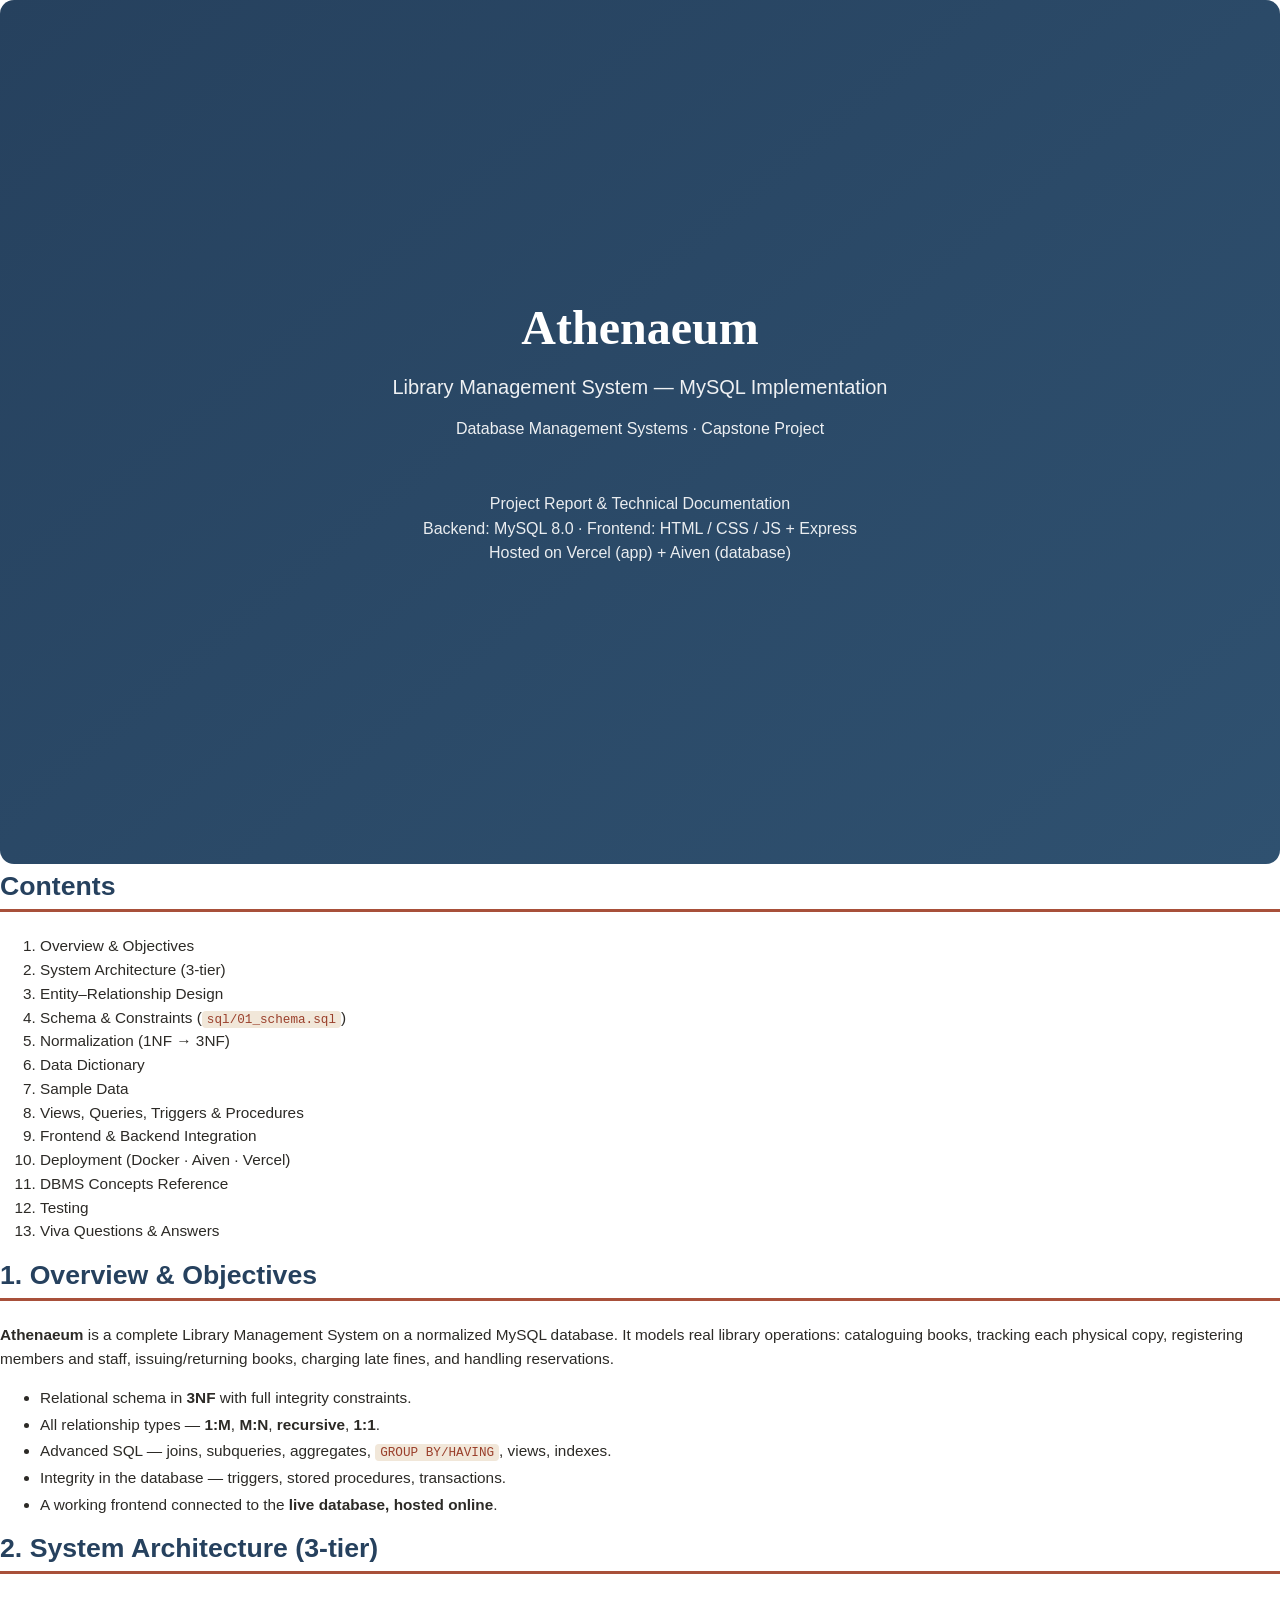
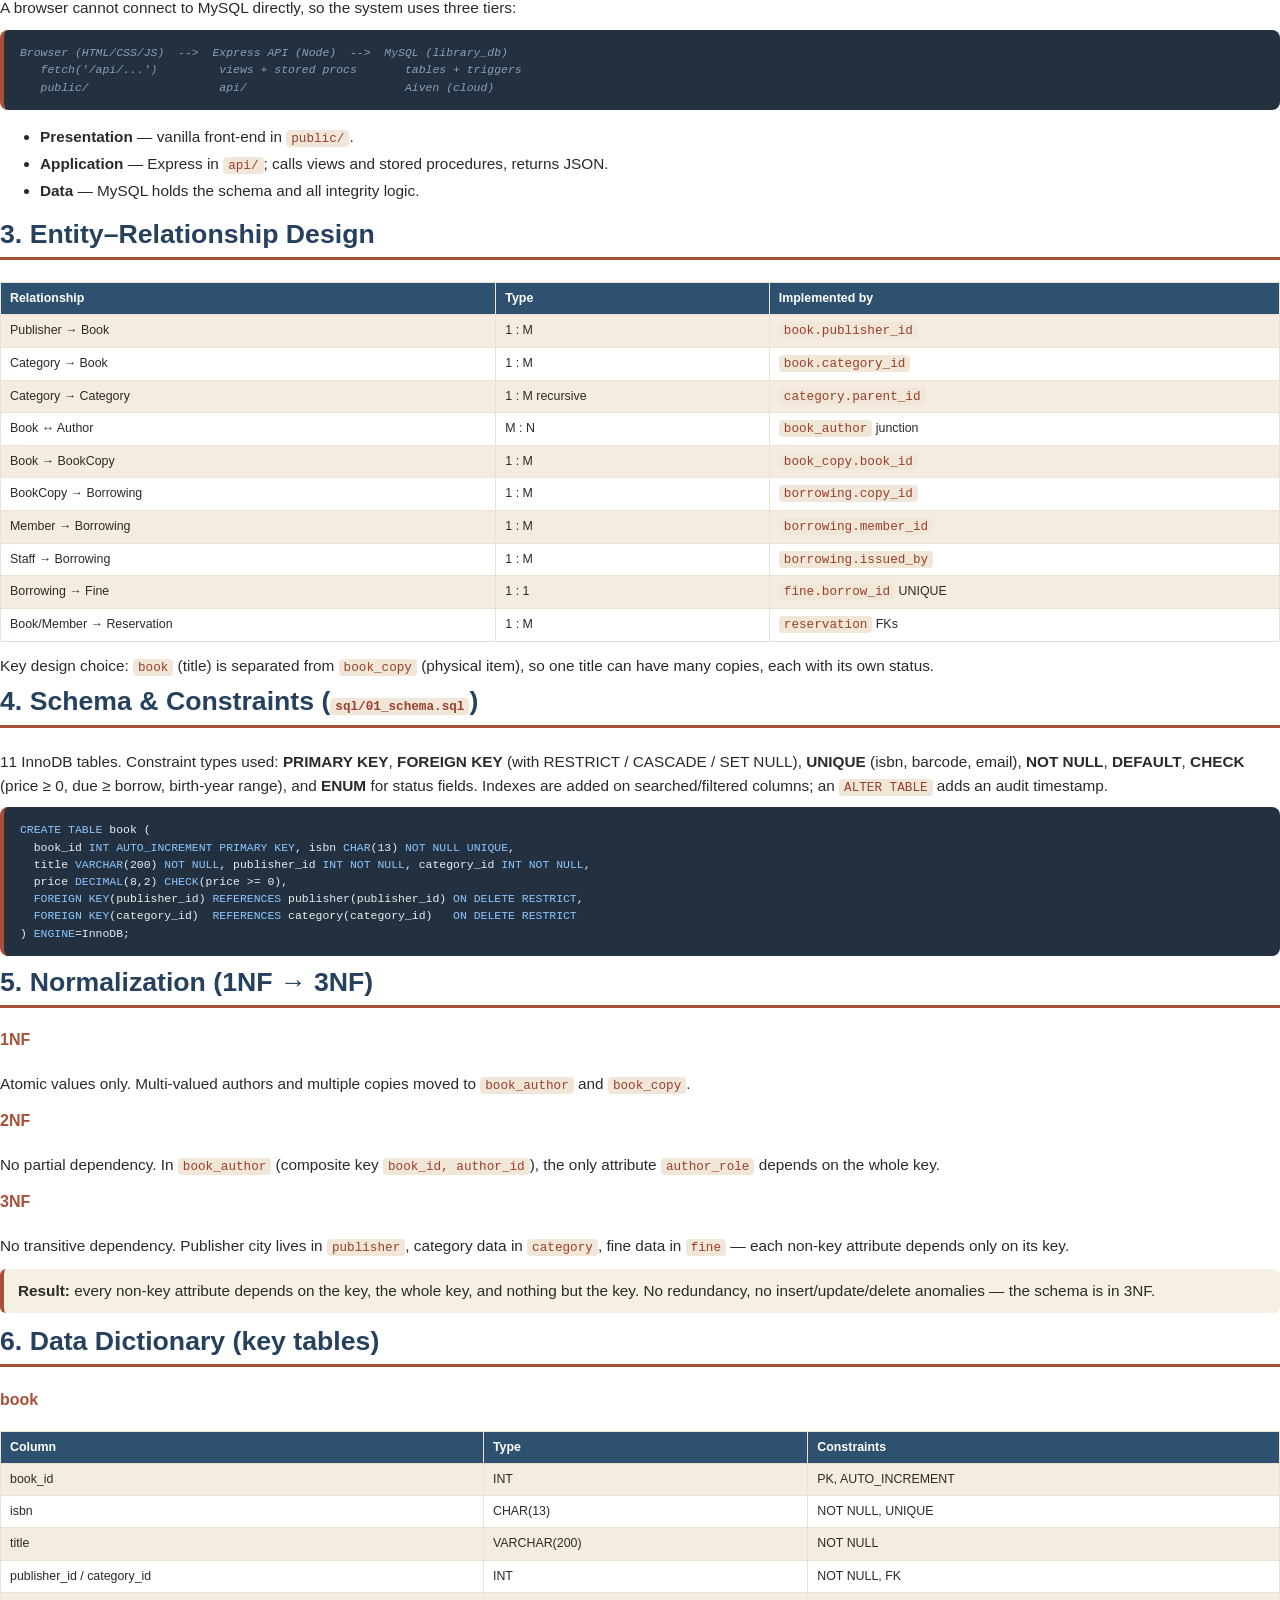
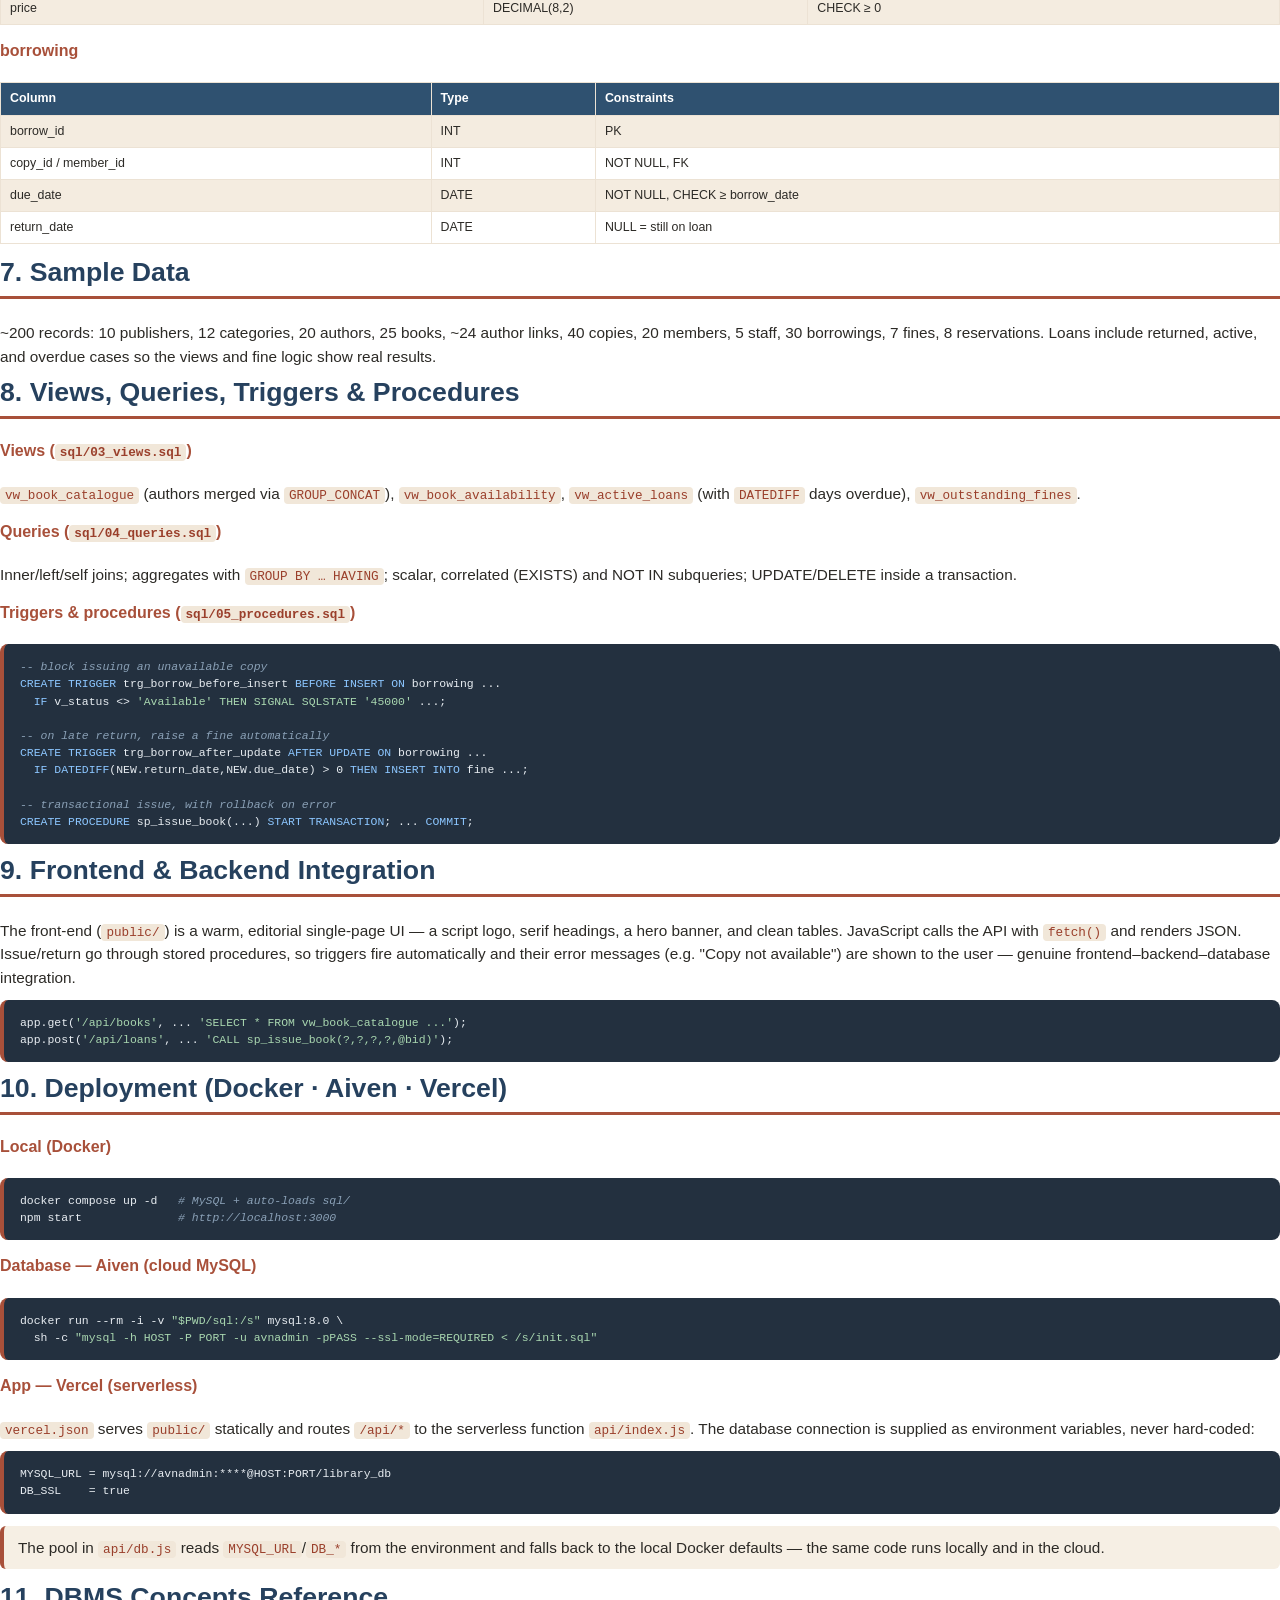
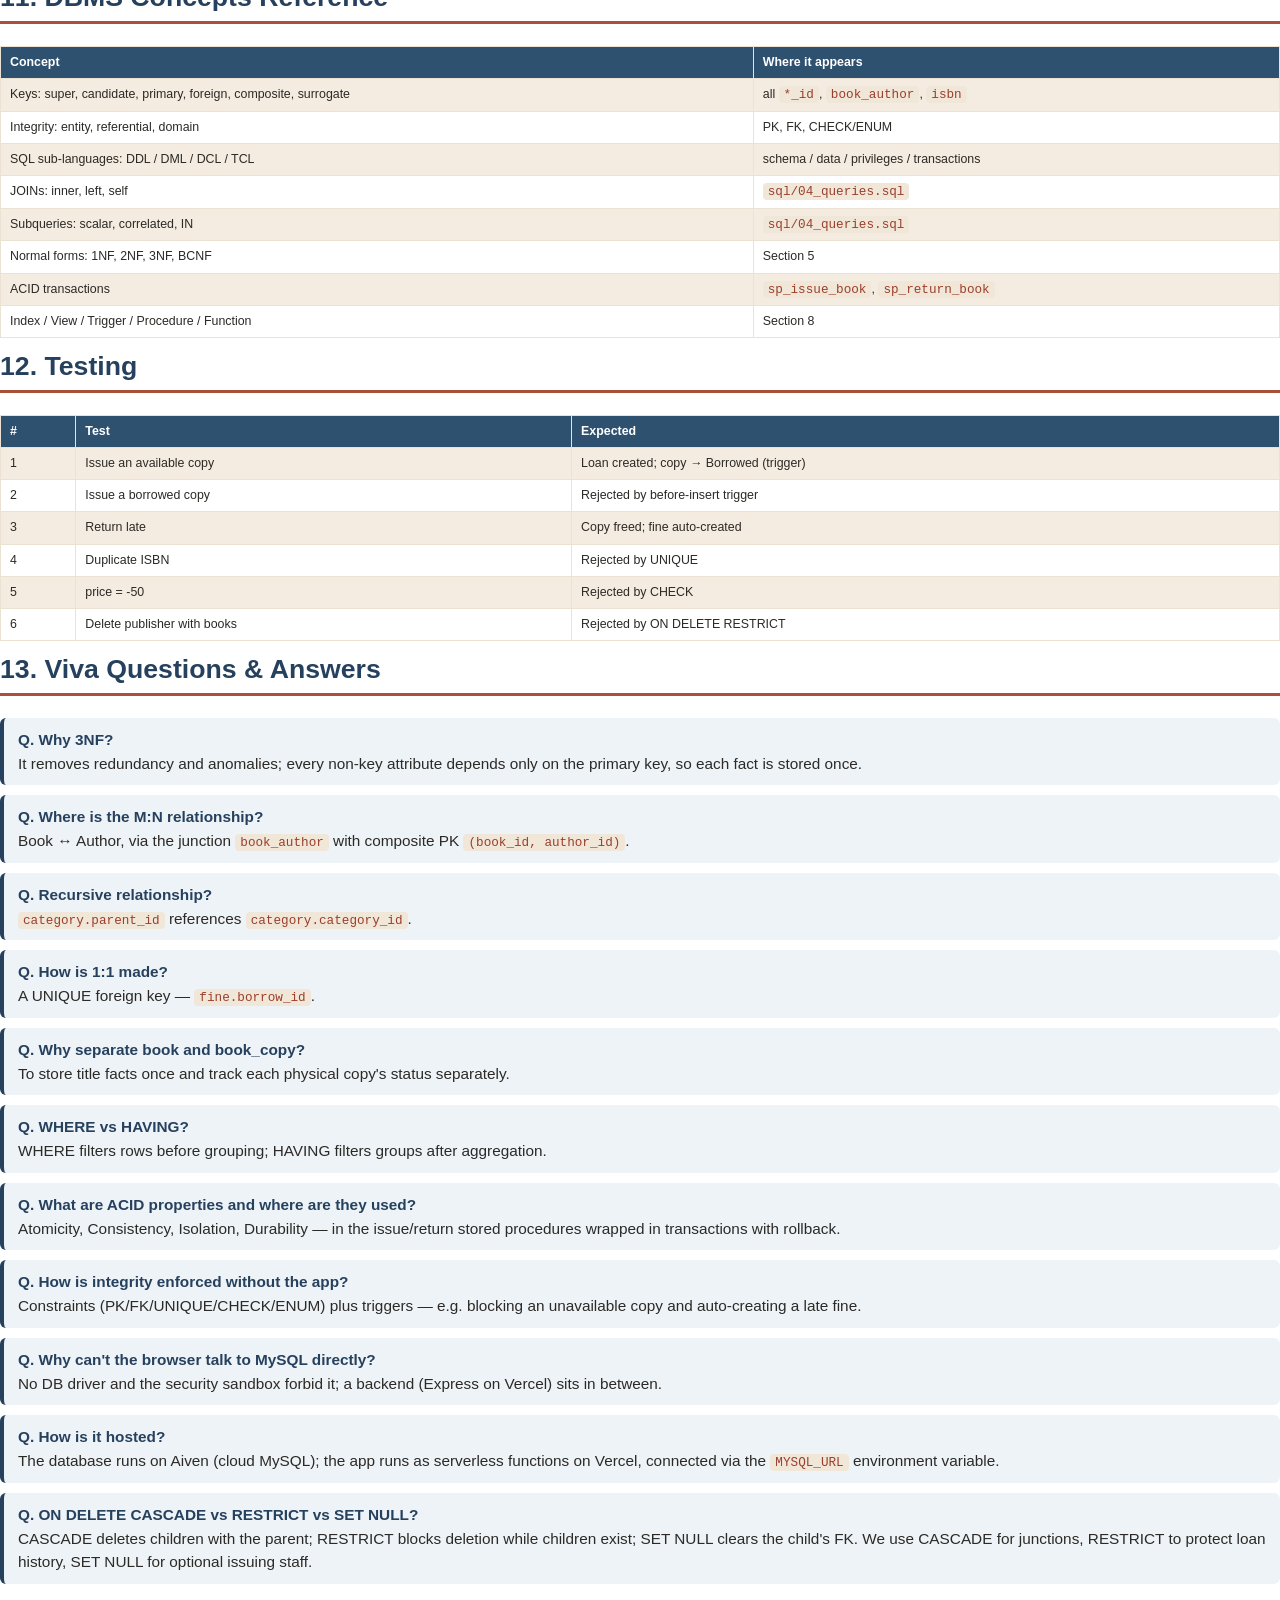
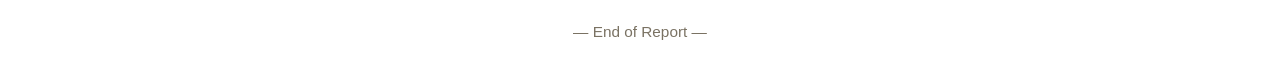
<file: docs/report.html>
<!DOCTYPE html>
<html lang="en">
<head>
<meta charset="UTF-8">
<title>Athenaeum — Library Management System · Project Report</title>
<style>
  :root{ --navy:#26415e; --blue:#2f5170; --accent:#a8503a; --ink:#2c2a26;
         --muted:#7a7263; --line:#ece2d4; --code-bg:#23303f; --soft:#f4ece0; }
  *{box-sizing:border-box;}
  html{-webkit-print-color-adjust:exact;print-color-adjust:exact;}
  body{font-family:"Segoe UI",Helvetica,Arial,sans-serif;color:var(--ink);line-height:1.55;margin:0;font-size:11.5pt;}
  h1,h2,h3,h4{color:var(--navy);line-height:1.25;}
  h2{font-size:20pt;border-bottom:3px solid var(--accent);padding-bottom:6px;margin-top:6px;}
  h3{font-size:14pt;margin-top:22px;color:var(--blue);}
  h4{font-size:12pt;margin-top:16px;color:var(--accent);}
  p{margin:8px 0;}
  code{font-family:"SF Mono",Consolas,Menlo,monospace;background:#f1e7d9;color:#9a3f2b;padding:1px 5px;border-radius:4px;font-size:9.5pt;}
  pre{background:var(--code-bg);color:#e8edf2;padding:14px 16px;border-radius:8px;overflow:auto;font-size:8.6pt;line-height:1.5;font-family:"SF Mono",Consolas,monospace;border-left:4px solid var(--accent);margin:10px 0;}
  pre .c{color:#8aa0b6;font-style:italic;} pre .k{color:#8cc6ff;} pre .s{color:#a9d7b0;}
  table{border-collapse:collapse;width:100%;margin:12px 0;font-size:9.3pt;}
  th,td{border:1px solid var(--line);padding:6px 9px;text-align:left;vertical-align:top;}
  th{background:var(--blue);color:#fff;} tr:nth-child(even) td{background:var(--soft);}
  .note{background:#f6efe4;border-left:4px solid var(--accent);padding:10px 14px;border-radius:6px;margin:12px 0;}
  .q{background:#eef3f7;border-left:4px solid var(--navy);padding:10px 14px;border-radius:6px;margin:10px 0;}
  .q b{color:var(--navy);}
  .page-break{page-break-before:always;}
  .cover{height:96vh;display:flex;flex-direction:column;justify-content:center;align-items:center;text-align:center;background:linear-gradient(140deg,#26415e,#2f5170);color:#fff;border-radius:14px;}
  .cover h1{color:#fff;font-size:36pt;margin:0 30px;font-family:Georgia,serif;}
  .cover .sub{font-size:15pt;opacity:.92;margin-top:14px;}
  .cover .meta{margin-top:50px;font-size:12pt;opacity:.9;}
  ul.tight li{margin:3px 0;}
  @page{margin:16mm 14mm;}
  @media print{ h2{page-break-after:avoid;} pre,table{page-break-inside:avoid;} }
</style>
</head>
<body>

<div class="cover">
  <h1>Athenaeum</h1>
  <div class="sub">Library Management System — MySQL Implementation</div>
  <div class="sub" style="font-size:12pt;">Database Management Systems · Capstone Project</div>
  <div class="meta">Project Report &amp; Technical Documentation<br>
    Backend: MySQL 8.0 · Frontend: HTML / CSS / JS + Express<br>
    Hosted on Vercel (app) + Aiven (database)</div>
</div>

<div class="page-break"></div>
<h2>Contents</h2>
<ol>
  <li>Overview &amp; Objectives</li>
  <li>System Architecture (3-tier)</li>
  <li>Entity–Relationship Design</li>
  <li>Schema &amp; Constraints (<code>sql/01_schema.sql</code>)</li>
  <li>Normalization (1NF → 3NF)</li>
  <li>Data Dictionary</li>
  <li>Sample Data</li>
  <li>Views, Queries, Triggers &amp; Procedures</li>
  <li>Frontend &amp; Backend Integration</li>
  <li>Deployment (Docker · Aiven · Vercel)</li>
  <li>DBMS Concepts Reference</li>
  <li>Testing</li>
  <li>Viva Questions &amp; Answers</li>
</ol>

<div class="page-break"></div>
<h2>1. Overview &amp; Objectives</h2>
<p><b>Athenaeum</b> is a complete Library Management System on a normalized MySQL database. It models
real library operations: cataloguing books, tracking each physical copy, registering members and staff,
issuing/returning books, charging late fines, and handling reservations.</p>
<ul class="tight">
  <li>Relational schema in <b>3NF</b> with full integrity constraints.</li>
  <li>All relationship types — <b>1:M</b>, <b>M:N</b>, <b>recursive</b>, <b>1:1</b>.</li>
  <li>Advanced SQL — joins, subqueries, aggregates, <code>GROUP BY/HAVING</code>, views, indexes.</li>
  <li>Integrity in the database — triggers, stored procedures, transactions.</li>
  <li>A working frontend connected to the <b>live database, hosted online</b>.</li>
</ul>

<h2>2. System Architecture (3-tier)</h2>
<p>A browser cannot connect to MySQL directly, so the system uses three tiers:</p>
<pre><span class="c">Browser (HTML/CSS/JS)  -->  Express API (Node)  -->  MySQL (library_db)
   fetch('/api/...')         views + stored procs       tables + triggers
   public/                   api/                       Aiven (cloud)</span></pre>
<ul class="tight">
  <li><b>Presentation</b> — vanilla front-end in <code>public/</code>.</li>
  <li><b>Application</b> — Express in <code>api/</code>; calls views and stored procedures, returns JSON.</li>
  <li><b>Data</b> — MySQL holds the schema and all integrity logic.</li>
</ul>

<div class="page-break"></div>
<h2>3. Entity–Relationship Design</h2>
<table>
<tr><th>Relationship</th><th>Type</th><th>Implemented by</th></tr>
<tr><td>Publisher → Book</td><td>1 : M</td><td><code>book.publisher_id</code></td></tr>
<tr><td>Category → Book</td><td>1 : M</td><td><code>book.category_id</code></td></tr>
<tr><td>Category → Category</td><td>1 : M recursive</td><td><code>category.parent_id</code></td></tr>
<tr><td>Book ↔ Author</td><td>M : N</td><td><code>book_author</code> junction</td></tr>
<tr><td>Book → BookCopy</td><td>1 : M</td><td><code>book_copy.book_id</code></td></tr>
<tr><td>BookCopy → Borrowing</td><td>1 : M</td><td><code>borrowing.copy_id</code></td></tr>
<tr><td>Member → Borrowing</td><td>1 : M</td><td><code>borrowing.member_id</code></td></tr>
<tr><td>Staff → Borrowing</td><td>1 : M</td><td><code>borrowing.issued_by</code></td></tr>
<tr><td>Borrowing → Fine</td><td>1 : 1</td><td><code>fine.borrow_id</code> UNIQUE</td></tr>
<tr><td>Book/Member → Reservation</td><td>1 : M</td><td><code>reservation</code> FKs</td></tr>
</table>
<p>Key design choice: <code>book</code> (title) is separated from <code>book_copy</code> (physical item),
so one title can have many copies, each with its own status.</p>

<h2>4. Schema &amp; Constraints (<code>sql/01_schema.sql</code>)</h2>
<p>11 InnoDB tables. Constraint types used: <b>PRIMARY KEY</b>, <b>FOREIGN KEY</b> (with
RESTRICT / CASCADE / SET NULL), <b>UNIQUE</b> (isbn, barcode, email), <b>NOT NULL</b>, <b>DEFAULT</b>,
<b>CHECK</b> (price ≥ 0, due ≥ borrow, birth-year range), and <b>ENUM</b> for status fields. Indexes are
added on searched/filtered columns; an <code>ALTER TABLE</code> adds an audit timestamp.</p>
<pre><span class="k">CREATE TABLE</span> book (
  book_id <span class="k">INT AUTO_INCREMENT PRIMARY KEY</span>, isbn <span class="k">CHAR</span>(13) <span class="k">NOT NULL UNIQUE</span>,
  title <span class="k">VARCHAR</span>(200) <span class="k">NOT NULL</span>, publisher_id <span class="k">INT NOT NULL</span>, category_id <span class="k">INT NOT NULL</span>,
  price <span class="k">DECIMAL</span>(8,2) <span class="k">CHECK</span>(price &gt;= 0),
  <span class="k">FOREIGN KEY</span>(publisher_id) <span class="k">REFERENCES</span> publisher(publisher_id) <span class="k">ON DELETE RESTRICT</span>,
  <span class="k">FOREIGN KEY</span>(category_id)  <span class="k">REFERENCES</span> category(category_id)   <span class="k">ON DELETE RESTRICT</span>
) <span class="k">ENGINE</span>=InnoDB;</pre>

<div class="page-break"></div>
<h2>5. Normalization (1NF → 3NF)</h2>
<h4>1NF</h4><p>Atomic values only. Multi-valued authors and multiple copies moved to
<code>book_author</code> and <code>book_copy</code>.</p>
<h4>2NF</h4><p>No partial dependency. In <code>book_author</code> (composite key
<code>book_id, author_id</code>), the only attribute <code>author_role</code> depends on the whole key.</p>
<h4>3NF</h4><p>No transitive dependency. Publisher city lives in <code>publisher</code>, category data in
<code>category</code>, fine data in <code>fine</code> — each non-key attribute depends only on its key.</p>
<div class="note"><b>Result:</b> every non-key attribute depends on the key, the whole key, and nothing but
the key. No redundancy, no insert/update/delete anomalies — the schema is in 3NF.</div>

<h2>6. Data Dictionary (key tables)</h2>
<h4>book</h4>
<table>
<tr><th>Column</th><th>Type</th><th>Constraints</th></tr>
<tr><td>book_id</td><td>INT</td><td>PK, AUTO_INCREMENT</td></tr>
<tr><td>isbn</td><td>CHAR(13)</td><td>NOT NULL, UNIQUE</td></tr>
<tr><td>title</td><td>VARCHAR(200)</td><td>NOT NULL</td></tr>
<tr><td>publisher_id / category_id</td><td>INT</td><td>NOT NULL, FK</td></tr>
<tr><td>price</td><td>DECIMAL(8,2)</td><td>CHECK ≥ 0</td></tr>
</table>
<h4>borrowing</h4>
<table>
<tr><th>Column</th><th>Type</th><th>Constraints</th></tr>
<tr><td>borrow_id</td><td>INT</td><td>PK</td></tr>
<tr><td>copy_id / member_id</td><td>INT</td><td>NOT NULL, FK</td></tr>
<tr><td>due_date</td><td>DATE</td><td>NOT NULL, CHECK ≥ borrow_date</td></tr>
<tr><td>return_date</td><td>DATE</td><td>NULL = still on loan</td></tr>
</table>

<h2>7. Sample Data</h2>
<p>~200 records: 10 publishers, 12 categories, 20 authors, 25 books, ~24 author links, 40 copies,
20 members, 5 staff, 30 borrowings, 7 fines, 8 reservations. Loans include returned, active, and overdue
cases so the views and fine logic show real results.</p>

<div class="page-break"></div>
<h2>8. Views, Queries, Triggers &amp; Procedures</h2>
<h4>Views (<code>sql/03_views.sql</code>)</h4>
<p><code>vw_book_catalogue</code> (authors merged via <code>GROUP_CONCAT</code>),
<code>vw_book_availability</code>, <code>vw_active_loans</code> (with <code>DATEDIFF</code> days overdue),
<code>vw_outstanding_fines</code>.</p>
<h4>Queries (<code>sql/04_queries.sql</code>)</h4>
<p>Inner/left/self joins; aggregates with <code>GROUP BY … HAVING</code>; scalar, correlated (EXISTS) and
NOT IN subqueries; UPDATE/DELETE inside a transaction.</p>
<h4>Triggers &amp; procedures (<code>sql/05_procedures.sql</code>)</h4>
<pre><span class="c">-- block issuing an unavailable copy</span>
<span class="k">CREATE TRIGGER</span> trg_borrow_before_insert <span class="k">BEFORE INSERT ON</span> borrowing ...
  <span class="k">IF</span> v_status &lt;&gt; <span class="s">'Available' THEN SIGNAL SQLSTATE</span> <span class="s">'45000'</span> ...;

<span class="c">-- on late return, raise a fine automatically</span>
<span class="k">CREATE TRIGGER</span> trg_borrow_after_update <span class="k">AFTER UPDATE ON</span> borrowing ...
  <span class="k">IF DATEDIFF</span>(NEW.return_date,NEW.due_date) &gt; 0 <span class="k">THEN INSERT INTO</span> fine ...;

<span class="c">-- transactional issue, with rollback on error</span>
<span class="k">CREATE PROCEDURE</span> sp_issue_book(...) <span class="k">START TRANSACTION</span>; ... <span class="k">COMMIT</span>;</pre>

<h2>9. Frontend &amp; Backend Integration</h2>
<p>The front-end (<code>public/</code>) is a warm, editorial single-page UI — a script logo, serif
headings, a hero banner, and clean tables. JavaScript calls the API with <code>fetch()</code> and renders
JSON. Issue/return go through stored procedures, so triggers fire automatically and their error messages
(e.g. "Copy not available") are shown to the user — genuine frontend–backend–database integration.</p>
<pre>app.get(<span class="s">'/api/books'</span>, ... <span class="s">'SELECT * FROM vw_book_catalogue ...'</span>);
app.post(<span class="s">'/api/loans'</span>, ... <span class="s">'CALL sp_issue_book(?,?,?,?,@bid)'</span>);</pre>

<div class="page-break"></div>
<h2>10. Deployment (Docker · Aiven · Vercel)</h2>
<h4>Local (Docker)</h4>
<pre>docker compose up -d   <span class="c"># MySQL + auto-loads sql/</span>
npm start              <span class="c"># http://localhost:3000</span></pre>
<h4>Database — Aiven (cloud MySQL)</h4>
<pre>docker run --rm -i -v <span class="s">"$PWD/sql:/s"</span> mysql:8.0 \
  sh -c <span class="s">"mysql -h HOST -P PORT -u avnadmin -pPASS --ssl-mode=REQUIRED &lt; /s/init.sql"</span></pre>
<h4>App — Vercel (serverless)</h4>
<p><code>vercel.json</code> serves <code>public/</code> statically and routes <code>/api/*</code> to the
serverless function <code>api/index.js</code>. The database connection is supplied as environment
variables, never hard-coded:</p>
<pre>MYSQL_URL = mysql://avnadmin:****@HOST:PORT/library_db
DB_SSL    = true</pre>
<div class="note">The pool in <code>api/db.js</code> reads <code>MYSQL_URL</code>/<code>DB_*</code> from the
environment and falls back to the local Docker defaults — the same code runs locally and in the cloud.</div>

<h2>11. DBMS Concepts Reference</h2>
<table>
<tr><th>Concept</th><th>Where it appears</th></tr>
<tr><td>Keys: super, candidate, primary, foreign, composite, surrogate</td><td>all <code>*_id</code>, <code>book_author</code>, <code>isbn</code></td></tr>
<tr><td>Integrity: entity, referential, domain</td><td>PK, FK, CHECK/ENUM</td></tr>
<tr><td>SQL sub-languages: DDL / DML / DCL / TCL</td><td>schema / data / privileges / transactions</td></tr>
<tr><td>JOINs: inner, left, self</td><td><code>sql/04_queries.sql</code></td></tr>
<tr><td>Subqueries: scalar, correlated, IN</td><td><code>sql/04_queries.sql</code></td></tr>
<tr><td>Normal forms: 1NF, 2NF, 3NF, BCNF</td><td>Section 5</td></tr>
<tr><td>ACID transactions</td><td><code>sp_issue_book</code>, <code>sp_return_book</code></td></tr>
<tr><td>Index / View / Trigger / Procedure / Function</td><td>Section 8</td></tr>
</table>

<h2>12. Testing</h2>
<table>
<tr><th>#</th><th>Test</th><th>Expected</th></tr>
<tr><td>1</td><td>Issue an available copy</td><td>Loan created; copy → Borrowed (trigger)</td></tr>
<tr><td>2</td><td>Issue a borrowed copy</td><td>Rejected by before-insert trigger</td></tr>
<tr><td>3</td><td>Return late</td><td>Copy freed; fine auto-created</td></tr>
<tr><td>4</td><td>Duplicate ISBN</td><td>Rejected by UNIQUE</td></tr>
<tr><td>5</td><td>price = -50</td><td>Rejected by CHECK</td></tr>
<tr><td>6</td><td>Delete publisher with books</td><td>Rejected by ON DELETE RESTRICT</td></tr>
</table>

<div class="page-break"></div>
<h2>13. Viva Questions &amp; Answers</h2>
<div class="q"><b>Q. Why 3NF?</b><br>It removes redundancy and anomalies; every non-key attribute depends
only on the primary key, so each fact is stored once.</div>
<div class="q"><b>Q. Where is the M:N relationship?</b><br>Book ↔ Author, via the junction
<code>book_author</code> with composite PK <code>(book_id, author_id)</code>.</div>
<div class="q"><b>Q. Recursive relationship?</b><br><code>category.parent_id</code> references
<code>category.category_id</code>.</div>
<div class="q"><b>Q. How is 1:1 made?</b><br>A UNIQUE foreign key — <code>fine.borrow_id</code>.</div>
<div class="q"><b>Q. Why separate book and book_copy?</b><br>To store title facts once and track each physical
copy's status separately.</div>
<div class="q"><b>Q. WHERE vs HAVING?</b><br>WHERE filters rows before grouping; HAVING filters groups
after aggregation.</div>
<div class="q"><b>Q. What are ACID properties and where are they used?</b><br>Atomicity, Consistency,
Isolation, Durability — in the issue/return stored procedures wrapped in transactions with rollback.</div>
<div class="q"><b>Q. How is integrity enforced without the app?</b><br>Constraints (PK/FK/UNIQUE/CHECK/ENUM)
plus triggers — e.g. blocking an unavailable copy and auto-creating a late fine.</div>
<div class="q"><b>Q. Why can't the browser talk to MySQL directly?</b><br>No DB driver and the security
sandbox forbid it; a backend (Express on Vercel) sits in between.</div>
<div class="q"><b>Q. How is it hosted?</b><br>The database runs on Aiven (cloud MySQL); the app runs as
serverless functions on Vercel, connected via the <code>MYSQL_URL</code> environment variable.</div>
<div class="q"><b>Q. ON DELETE CASCADE vs RESTRICT vs SET NULL?</b><br>CASCADE deletes children with the
parent; RESTRICT blocks deletion while children exist; SET NULL clears the child's FK. We use CASCADE for
junctions, RESTRICT to protect loan history, SET NULL for optional issuing staff.</div>

<p style="margin-top:36px;text-align:center;color:var(--muted);">— End of Report —</p>
</body>
</html>
</file>
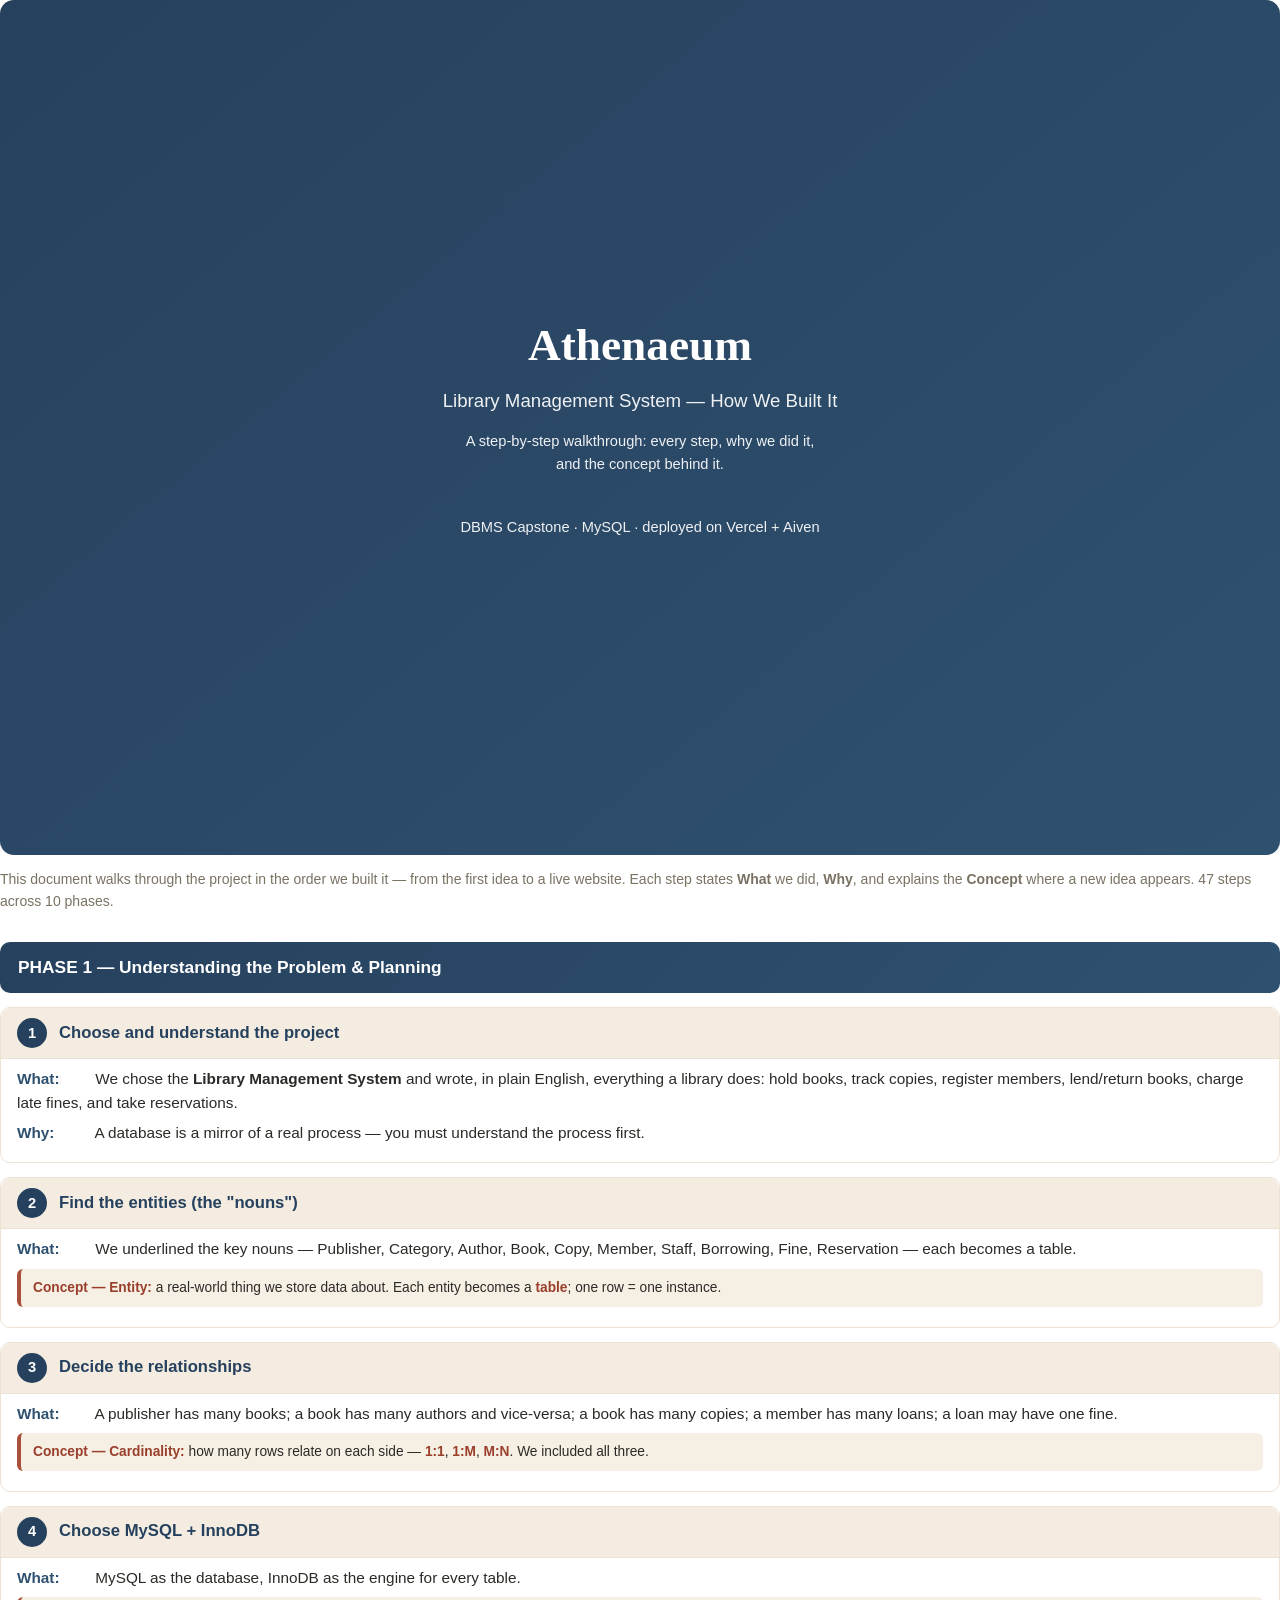
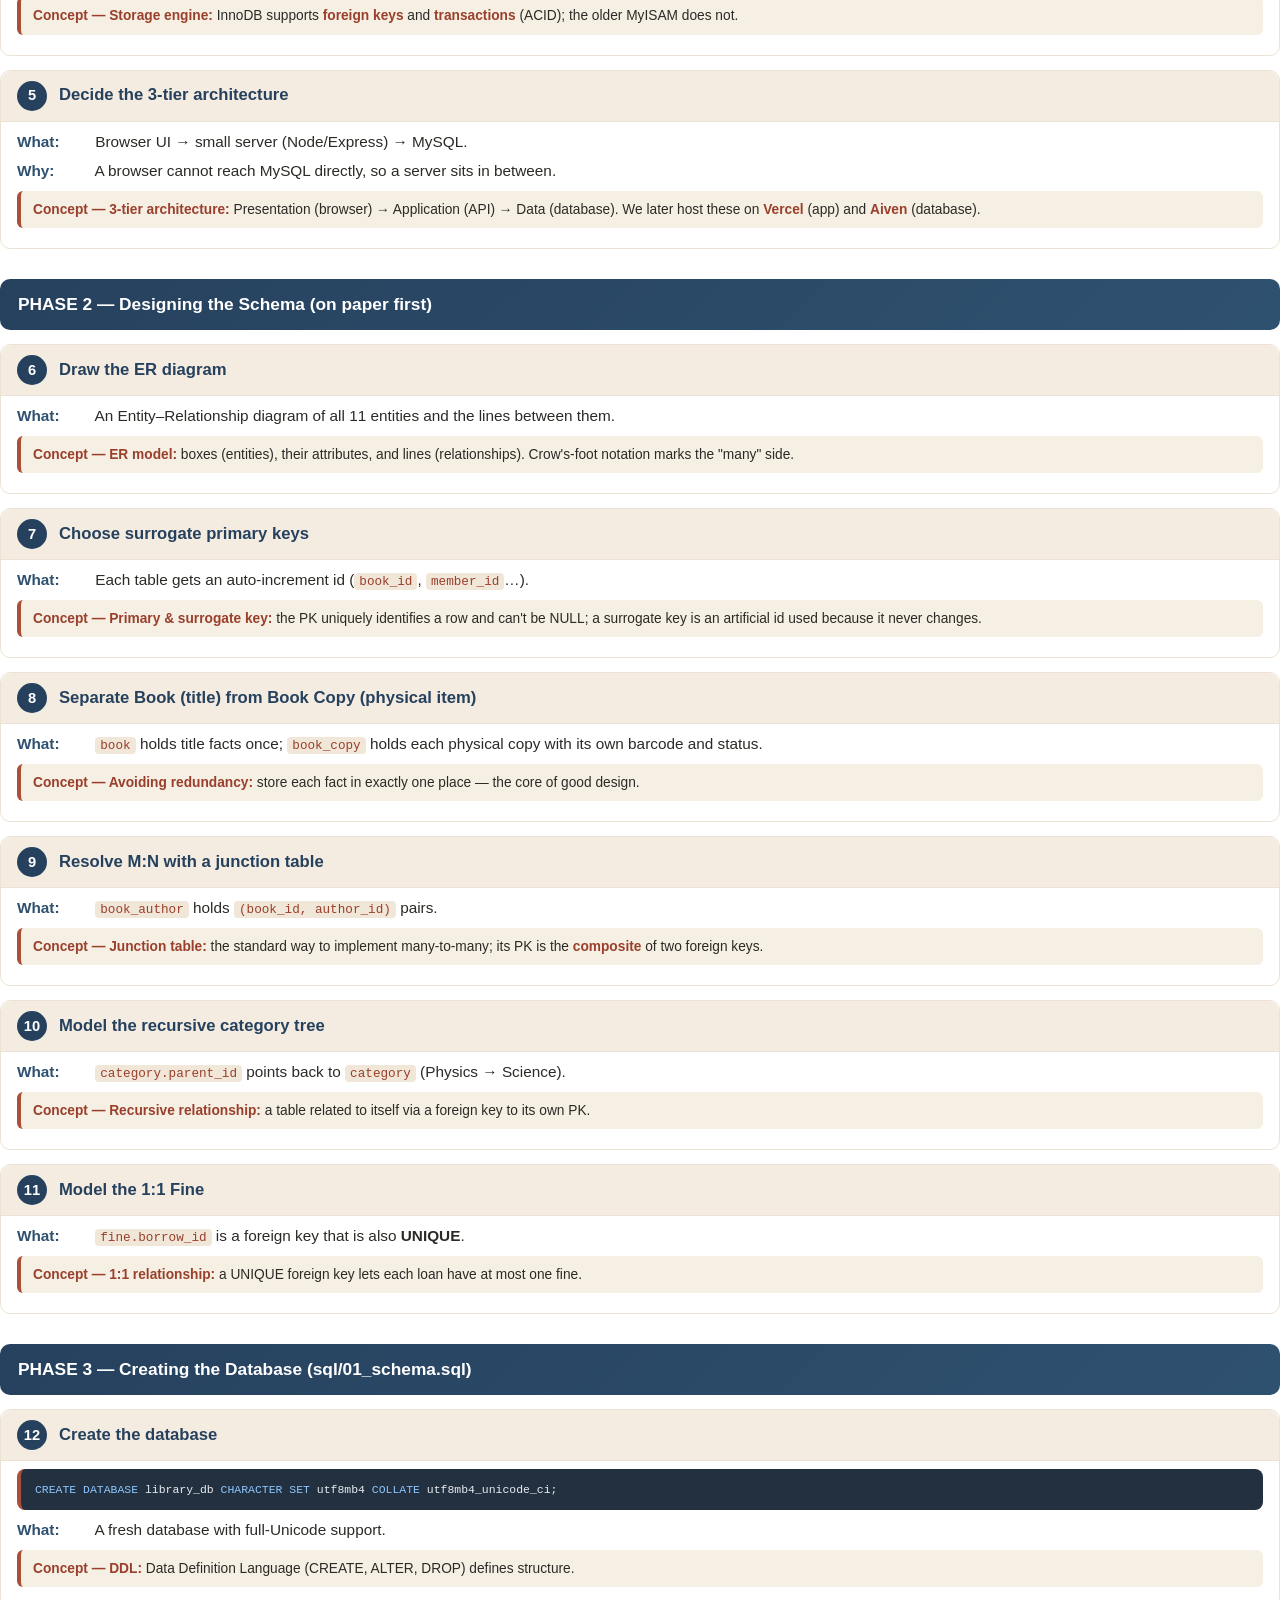
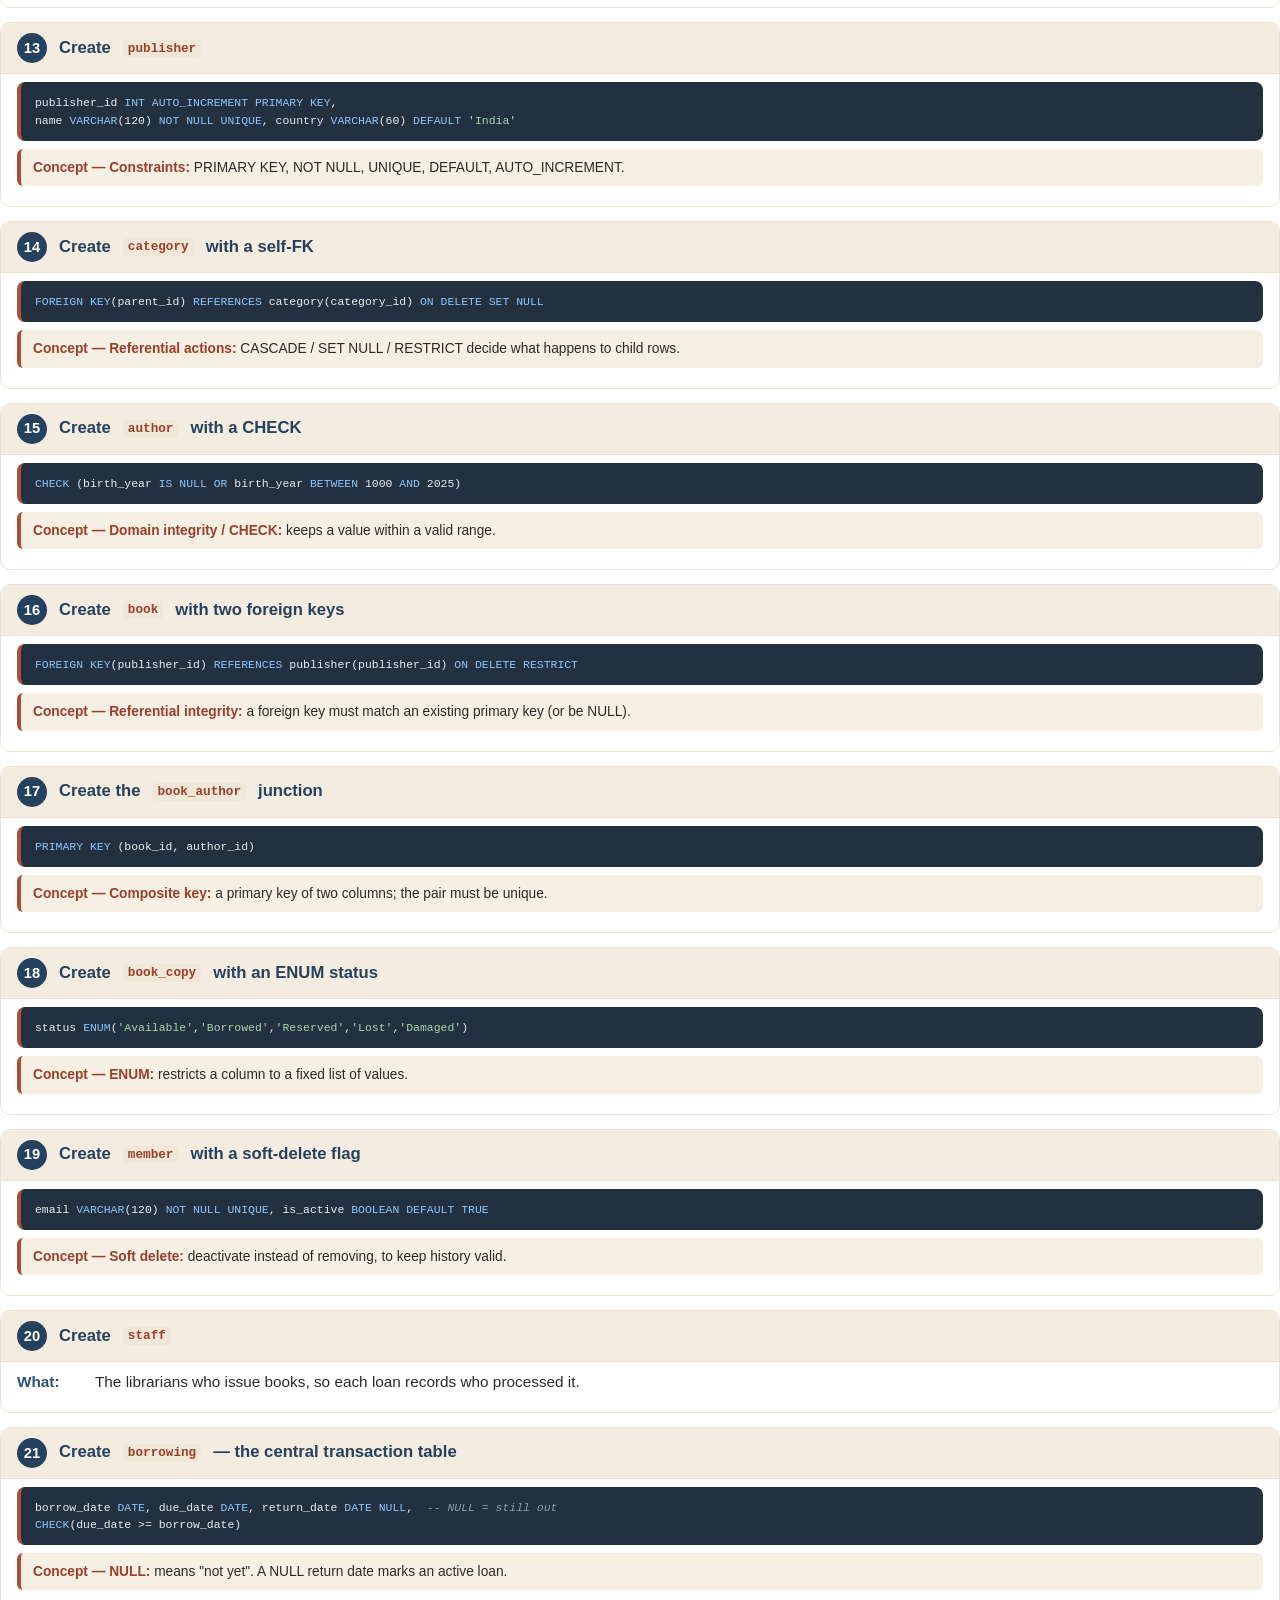
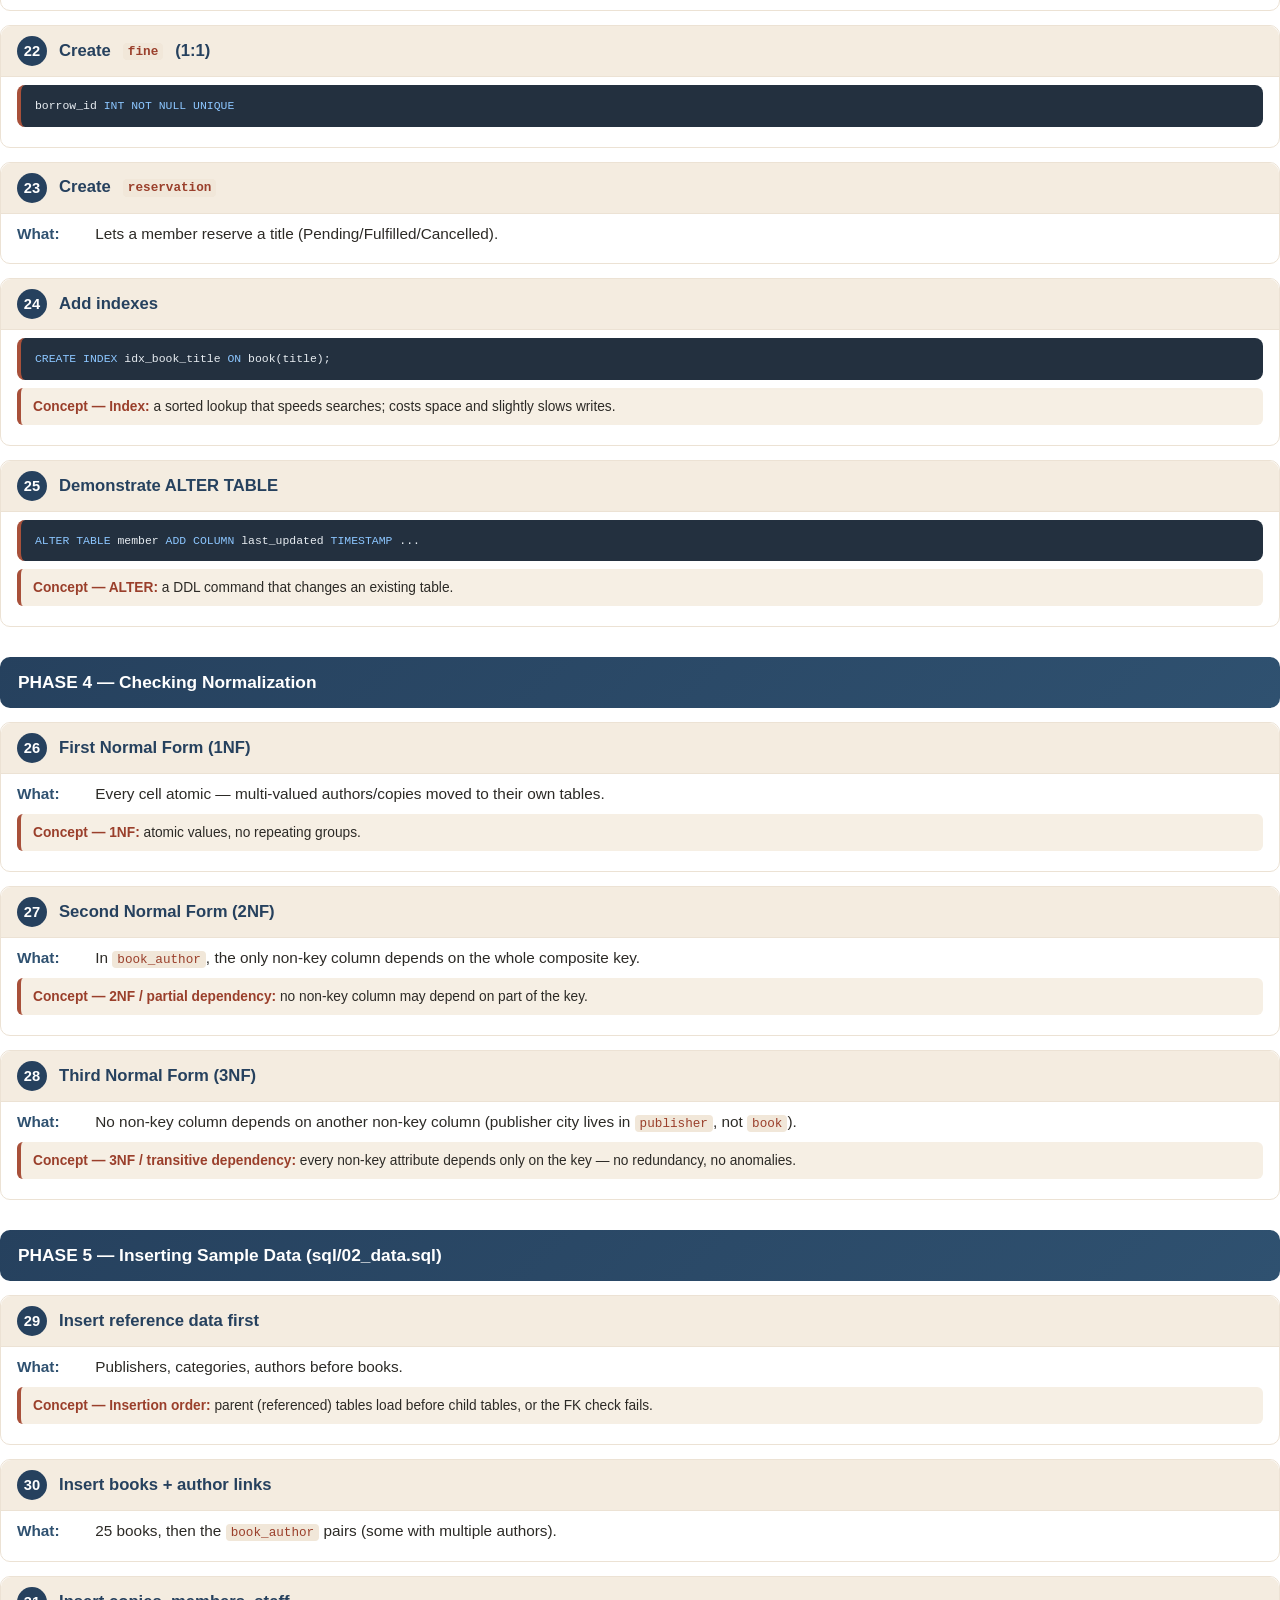
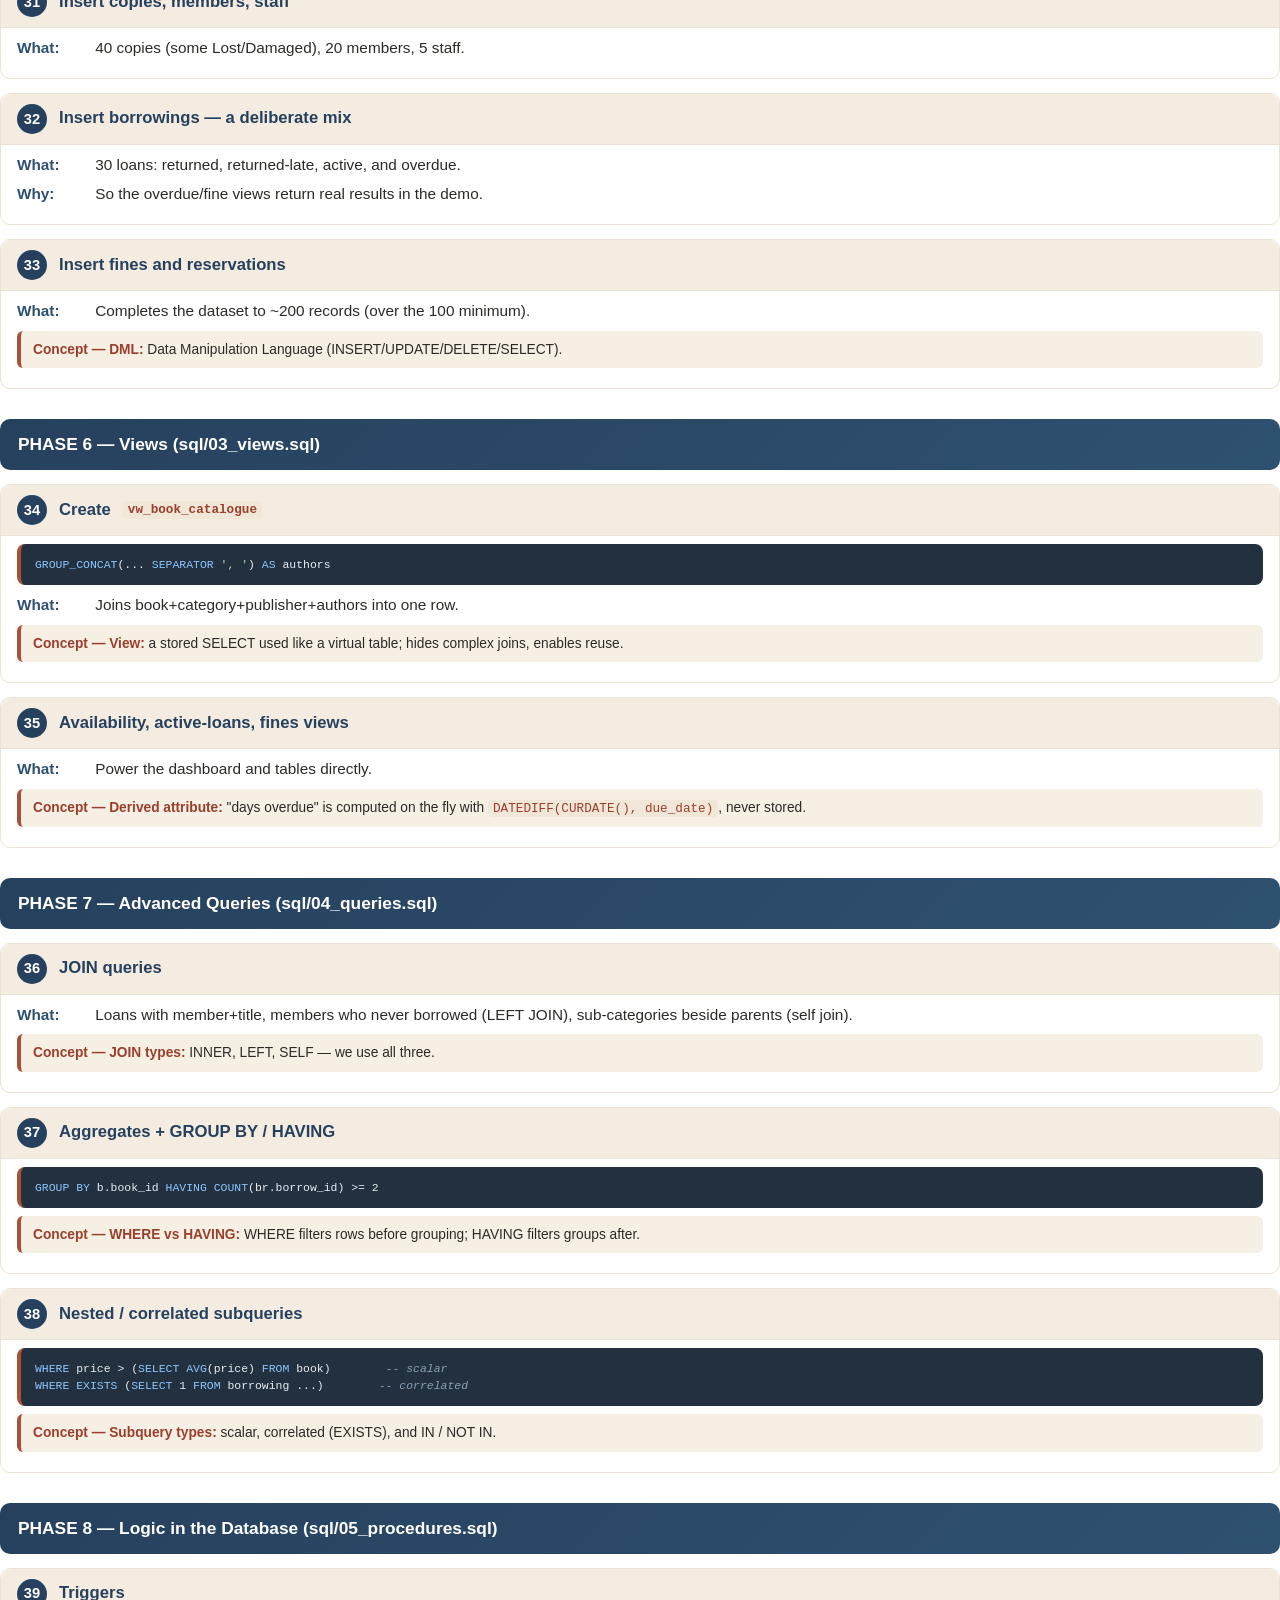
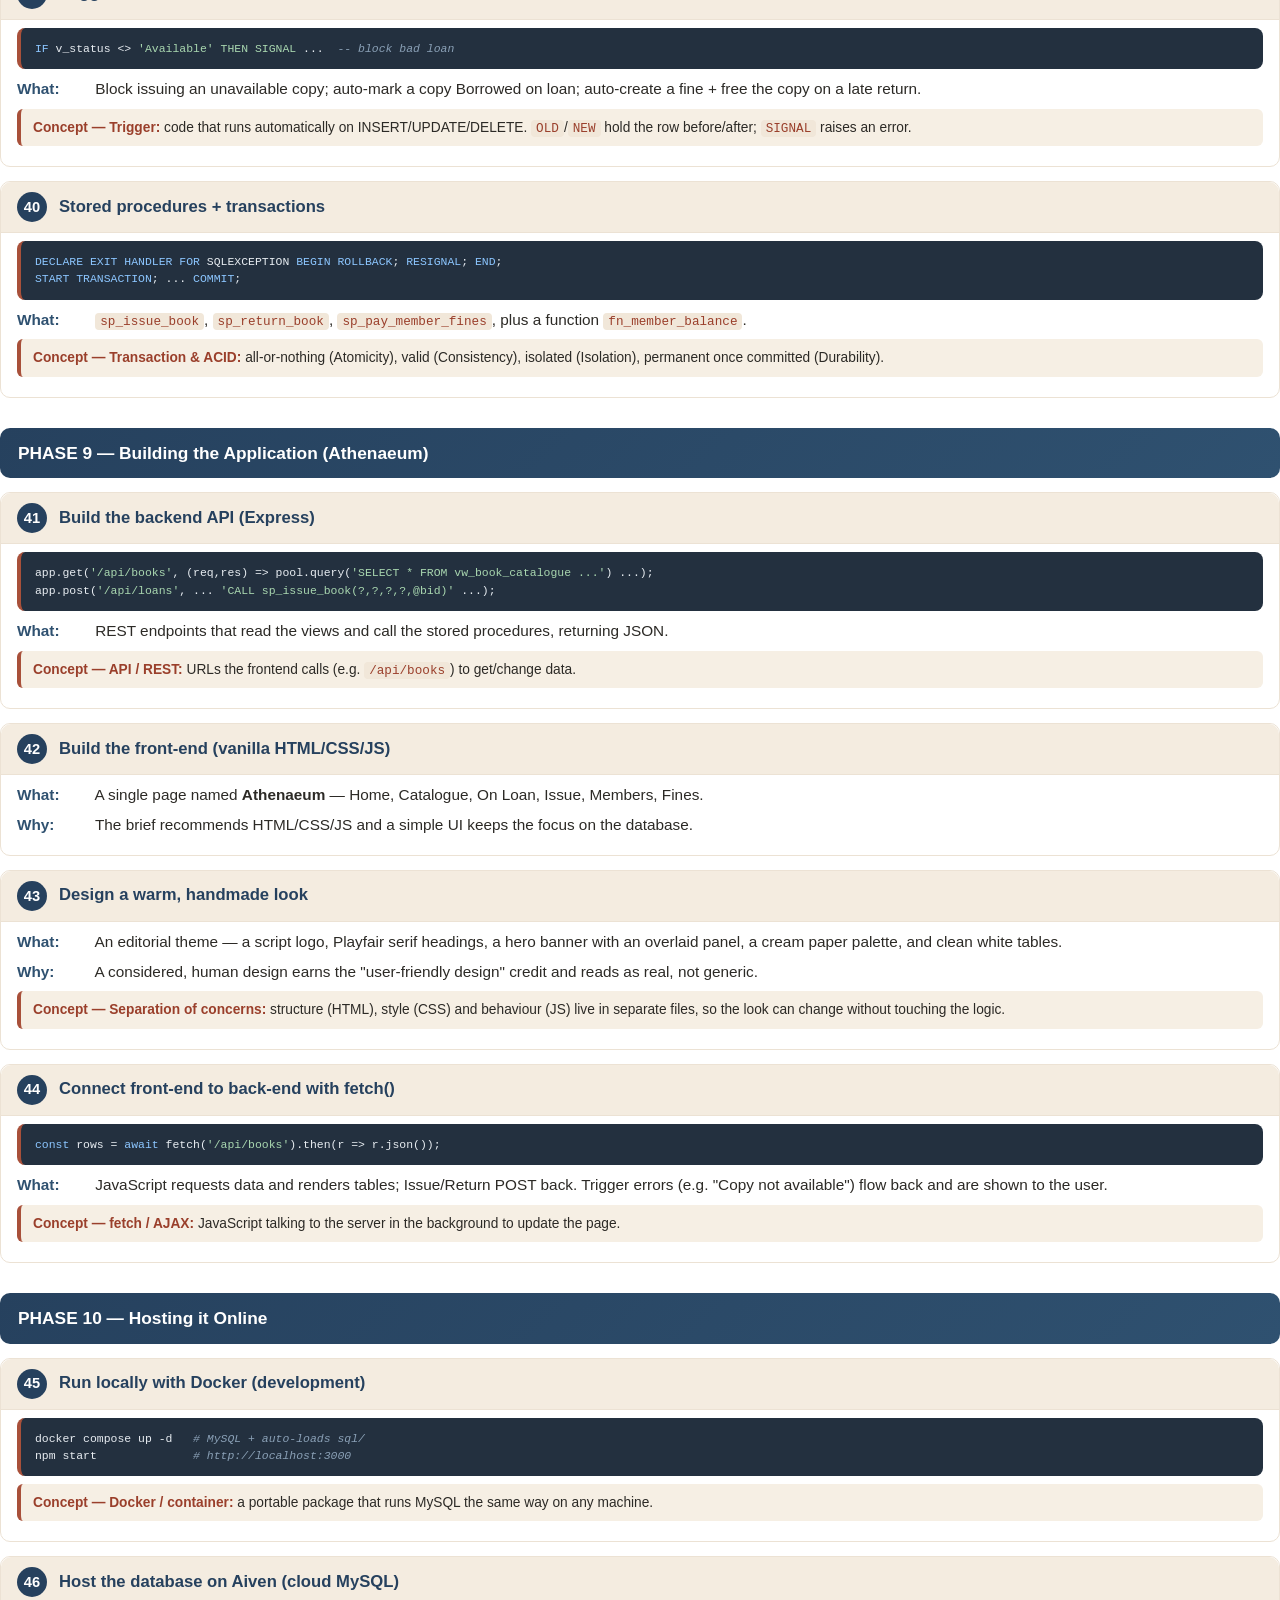
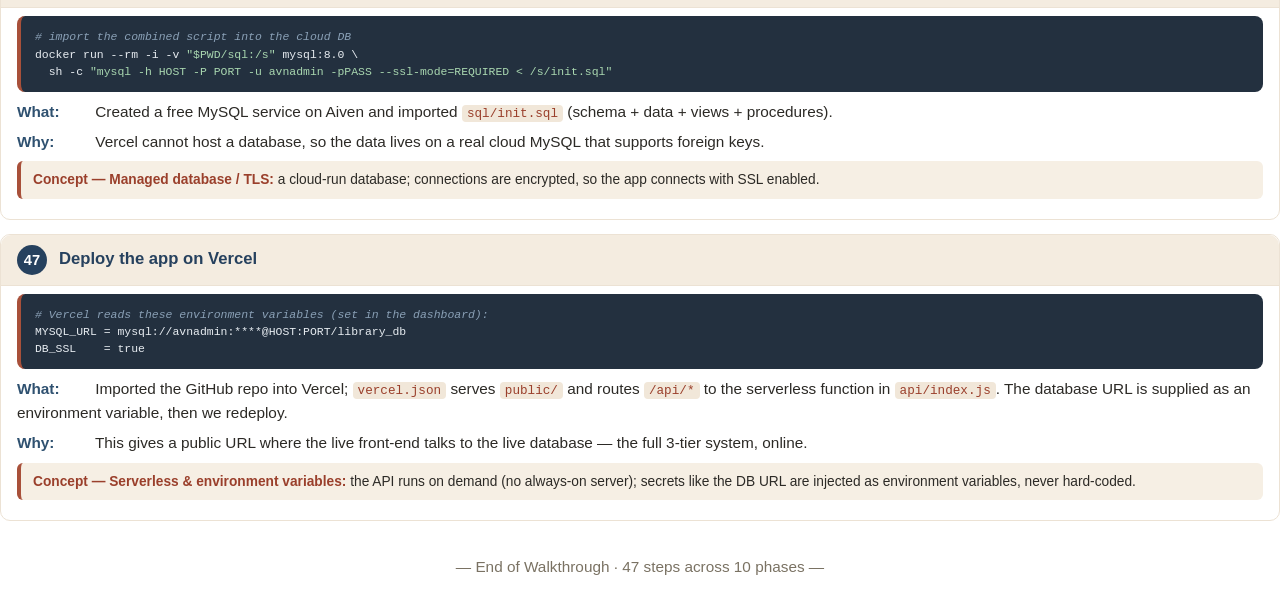
<file: docs/walkthrough.html>
<!DOCTYPE html>
<html lang="en">
<head>
<meta charset="UTF-8">
<title>Athenaeum — Step-by-Step Walkthrough</title>
<style>
  :root{ --navy:#26415e; --blue:#2f5170; --accent:#a8503a; --ink:#2c2a26;
         --muted:#7a7263; --line:#ece2d4; --code-bg:#23303f; --soft:#f4ece0; }
  *{box-sizing:border-box;}
  html{-webkit-print-color-adjust:exact;print-color-adjust:exact;}
  body{font-family:"Segoe UI",Helvetica,Arial,sans-serif;color:var(--ink);line-height:1.55;margin:0;font-size:11.5pt;}
  h1,h2,h3{color:var(--navy);line-height:1.25;}
  h2{font-size:18pt;border-bottom:3px solid var(--accent);padding-bottom:6px;margin:28px 0 10px;}
  code{font-family:"SF Mono",Consolas,Menlo,monospace;background:#f1e7d9;color:#9a3f2b;padding:1px 5px;border-radius:4px;font-size:9.5pt;}
  pre{background:var(--code-bg);color:#e8edf2;padding:12px 14px;border-radius:8px;overflow:auto;font-size:8.6pt;line-height:1.5;font-family:"SF Mono",Consolas,monospace;border-left:4px solid var(--accent);margin:8px 0;}
  pre .c{color:#8aa0b6;font-style:italic;} pre .k{color:#8cc6ff;} pre .s{color:#a9d7b0;}
  .step{border:1px solid var(--line);border-radius:10px;padding:0 16px 12px;margin:14px 0;page-break-inside:avoid;background:#fff;}
  .step h3{display:flex;align-items:center;gap:12px;margin:0 -16px 8px;padding:10px 16px;background:var(--soft);border-radius:10px 10px 0 0;border-bottom:1px solid var(--line);font-size:12.5pt;}
  .num{background:var(--navy);color:#fff;width:30px;height:30px;flex:0 0 30px;border-radius:50%;display:flex;align-items:center;justify-content:center;font-weight:700;font-size:11pt;}
  .lab{font-weight:700;color:var(--blue);display:inline-block;min-width:74px;}
  .step p{margin:6px 0;}
  .concept{background:#f6efe4;border-left:4px solid var(--accent);padding:8px 12px;border-radius:6px;margin:8px 0;font-size:10.3pt;}
  .concept b{color:#9a3f2b;}
  .phase{background:linear-gradient(135deg,#26415e,#2f5170);color:#fff;padding:12px 18px;border-radius:10px;margin:30px 0 6px;font-size:13pt;font-weight:700;}
  .cover{height:95vh;display:flex;flex-direction:column;justify-content:center;align-items:center;text-align:center;background:linear-gradient(140deg,#26415e,#2f5170);color:#fff;border-radius:14px;}
  .cover h1{color:#fff;font-size:34pt;margin:0 30px;font-family:Georgia,serif;}
  .cover .sub{font-size:14pt;opacity:.92;margin-top:14px;}
  .page-break{page-break-before:always;}
  @page{margin:15mm 13mm;}
</style>
</head>
<body>

<div class="cover">
  <h1>Athenaeum</h1>
  <div class="sub">Library Management System — How We Built It</div>
  <div class="sub" style="font-size:11pt;">A step-by-step walkthrough: every step, why we did it,<br>and the concept behind it.</div>
  <div class="sub" style="font-size:11pt;margin-top:40px;">DBMS Capstone · MySQL · deployed on Vercel + Aiven</div>
</div>

<div class="page-break"></div>
<p style="font-size:10.5pt;color:var(--muted);">This document walks through the project in the order
we built it — from the first idea to a live website. Each step states <b>What</b> we did, <b>Why</b>,
and explains the <b>Concept</b> where a new idea appears. 47 steps across 10 phases.</p>

<!-- PHASE 1 -->
<div class="phase">PHASE 1 — Understanding the Problem &amp; Planning</div>

<div class="step"><h3><span class="num">1</span> Choose and understand the project</h3>
<p><span class="lab">What:</span> We chose the <b>Library Management System</b> and wrote, in plain English,
everything a library does: hold books, track copies, register members, lend/return books, charge late
fines, and take reservations.</p>
<p><span class="lab">Why:</span> A database is a mirror of a real process — you must understand the process first.</p></div>

<div class="step"><h3><span class="num">2</span> Find the entities (the "nouns")</h3>
<p><span class="lab">What:</span> We underlined the key nouns — Publisher, Category, Author, Book, Copy,
Member, Staff, Borrowing, Fine, Reservation — each becomes a table.</p>
<div class="concept"><b>Concept — Entity:</b> a real-world thing we store data about. Each entity becomes a
<b>table</b>; one row = one instance.</div></div>

<div class="step"><h3><span class="num">3</span> Decide the relationships</h3>
<p><span class="lab">What:</span> A publisher has many books; a book has many authors and vice-versa; a book
has many copies; a member has many loans; a loan may have one fine.</p>
<div class="concept"><b>Concept — Cardinality:</b> how many rows relate on each side — <b>1:1</b>, <b>1:M</b>,
<b>M:N</b>. We included all three.</div></div>

<div class="step"><h3><span class="num">4</span> Choose MySQL + InnoDB</h3>
<p><span class="lab">What:</span> MySQL as the database, InnoDB as the engine for every table.</p>
<div class="concept"><b>Concept — Storage engine:</b> InnoDB supports <b>foreign keys</b> and <b>transactions</b>
(ACID); the older MyISAM does not.</div></div>

<div class="step"><h3><span class="num">5</span> Decide the 3-tier architecture</h3>
<p><span class="lab">What:</span> Browser UI → small server (Node/Express) → MySQL.</p>
<p><span class="lab">Why:</span> A browser cannot reach MySQL directly, so a server sits in between.</p>
<div class="concept"><b>Concept — 3-tier architecture:</b> Presentation (browser) → Application (API) →
Data (database). We later host these on <b>Vercel</b> (app) and <b>Aiven</b> (database).</div></div>

<!-- PHASE 2 -->
<div class="phase">PHASE 2 — Designing the Schema (on paper first)</div>

<div class="step"><h3><span class="num">6</span> Draw the ER diagram</h3>
<p><span class="lab">What:</span> An Entity–Relationship diagram of all 11 entities and the lines between them.</p>
<div class="concept"><b>Concept — ER model:</b> boxes (entities), their attributes, and lines (relationships).
Crow's-foot notation marks the "many" side.</div></div>

<div class="step"><h3><span class="num">7</span> Choose surrogate primary keys</h3>
<p><span class="lab">What:</span> Each table gets an auto-increment id (<code>book_id</code>, <code>member_id</code>…).</p>
<div class="concept"><b>Concept — Primary &amp; surrogate key:</b> the PK uniquely identifies a row and can't be NULL;
a surrogate key is an artificial id used because it never changes.</div></div>

<div class="step"><h3><span class="num">8</span> Separate Book (title) from Book Copy (physical item)</h3>
<p><span class="lab">What:</span> <code>book</code> holds title facts once; <code>book_copy</code> holds each
physical copy with its own barcode and status.</p>
<div class="concept"><b>Concept — Avoiding redundancy:</b> store each fact in exactly one place — the core of good design.</div></div>

<div class="step"><h3><span class="num">9</span> Resolve M:N with a junction table</h3>
<p><span class="lab">What:</span> <code>book_author</code> holds <code>(book_id, author_id)</code> pairs.</p>
<div class="concept"><b>Concept — Junction table:</b> the standard way to implement many-to-many; its PK is the
<b>composite</b> of two foreign keys.</div></div>

<div class="step"><h3><span class="num">10</span> Model the recursive category tree</h3>
<p><span class="lab">What:</span> <code>category.parent_id</code> points back to <code>category</code> (Physics → Science).</p>
<div class="concept"><b>Concept — Recursive relationship:</b> a table related to itself via a foreign key to its own PK.</div></div>

<div class="step"><h3><span class="num">11</span> Model the 1:1 Fine</h3>
<p><span class="lab">What:</span> <code>fine.borrow_id</code> is a foreign key that is also <b>UNIQUE</b>.</p>
<div class="concept"><b>Concept — 1:1 relationship:</b> a UNIQUE foreign key lets each loan have at most one fine.</div></div>

<!-- PHASE 3 -->
<div class="page-break"></div>
<div class="phase">PHASE 3 — Creating the Database (sql/01_schema.sql)</div>

<div class="step"><h3><span class="num">12</span> Create the database</h3>
<pre><span class="k">CREATE DATABASE</span> library_db <span class="k">CHARACTER SET</span> utf8mb4 <span class="k">COLLATE</span> utf8mb4_unicode_ci;</pre>
<p><span class="lab">What:</span> A fresh database with full-Unicode support.</p>
<div class="concept"><b>Concept — DDL:</b> Data Definition Language (CREATE, ALTER, DROP) defines structure.</div></div>

<div class="step"><h3><span class="num">13</span> Create <code>publisher</code></h3>
<pre>publisher_id <span class="k">INT AUTO_INCREMENT PRIMARY KEY</span>,
name <span class="k">VARCHAR</span>(120) <span class="k">NOT NULL UNIQUE</span>, country <span class="k">VARCHAR</span>(60) <span class="k">DEFAULT</span> <span class="s">'India'</span></pre>
<div class="concept"><b>Concept — Constraints:</b> PRIMARY KEY, NOT NULL, UNIQUE, DEFAULT, AUTO_INCREMENT.</div></div>

<div class="step"><h3><span class="num">14</span> Create <code>category</code> with a self-FK</h3>
<pre><span class="k">FOREIGN KEY</span>(parent_id) <span class="k">REFERENCES</span> category(category_id) <span class="k">ON DELETE SET NULL</span></pre>
<div class="concept"><b>Concept — Referential actions:</b> CASCADE / SET NULL / RESTRICT decide what happens to child rows.</div></div>

<div class="step"><h3><span class="num">15</span> Create <code>author</code> with a CHECK</h3>
<pre><span class="k">CHECK</span> (birth_year <span class="k">IS NULL OR</span> birth_year <span class="k">BETWEEN</span> 1000 <span class="k">AND</span> 2025)</pre>
<div class="concept"><b>Concept — Domain integrity / CHECK:</b> keeps a value within a valid range.</div></div>

<div class="step"><h3><span class="num">16</span> Create <code>book</code> with two foreign keys</h3>
<pre><span class="k">FOREIGN KEY</span>(publisher_id) <span class="k">REFERENCES</span> publisher(publisher_id) <span class="k">ON DELETE RESTRICT</span></pre>
<div class="concept"><b>Concept — Referential integrity:</b> a foreign key must match an existing primary key (or be NULL).</div></div>

<div class="step"><h3><span class="num">17</span> Create the <code>book_author</code> junction</h3>
<pre><span class="k">PRIMARY KEY</span> (book_id, author_id)</pre>
<div class="concept"><b>Concept — Composite key:</b> a primary key of two columns; the pair must be unique.</div></div>

<div class="step"><h3><span class="num">18</span> Create <code>book_copy</code> with an ENUM status</h3>
<pre>status <span class="k">ENUM</span>(<span class="s">'Available'</span>,<span class="s">'Borrowed'</span>,<span class="s">'Reserved'</span>,<span class="s">'Lost'</span>,<span class="s">'Damaged'</span>)</pre>
<div class="concept"><b>Concept — ENUM:</b> restricts a column to a fixed list of values.</div></div>

<div class="step"><h3><span class="num">19</span> Create <code>member</code> with a soft-delete flag</h3>
<pre>email <span class="k">VARCHAR</span>(120) <span class="k">NOT NULL UNIQUE</span>, is_active <span class="k">BOOLEAN DEFAULT TRUE</span></pre>
<div class="concept"><b>Concept — Soft delete:</b> deactivate instead of removing, to keep history valid.</div></div>

<div class="step"><h3><span class="num">20</span> Create <code>staff</code></h3>
<p><span class="lab">What:</span> The librarians who issue books, so each loan records who processed it.</p></div>

<div class="step"><h3><span class="num">21</span> Create <code>borrowing</code> — the central transaction table</h3>
<pre>borrow_date <span class="k">DATE</span>, due_date <span class="k">DATE</span>, return_date <span class="k">DATE NULL</span>,  <span class="c">-- NULL = still out</span>
<span class="k">CHECK</span>(due_date &gt;= borrow_date)</pre>
<div class="concept"><b>Concept — NULL:</b> means "not yet". A NULL return date marks an active loan.</div></div>

<div class="step"><h3><span class="num">22</span> Create <code>fine</code> (1:1)</h3>
<pre>borrow_id <span class="k">INT NOT NULL UNIQUE</span></pre></div>

<div class="step"><h3><span class="num">23</span> Create <code>reservation</code></h3>
<p><span class="lab">What:</span> Lets a member reserve a title (Pending/Fulfilled/Cancelled).</p></div>

<div class="step"><h3><span class="num">24</span> Add indexes</h3>
<pre><span class="k">CREATE INDEX</span> idx_book_title <span class="k">ON</span> book(title);</pre>
<div class="concept"><b>Concept — Index:</b> a sorted lookup that speeds searches; costs space and slightly slows writes.</div></div>

<div class="step"><h3><span class="num">25</span> Demonstrate ALTER TABLE</h3>
<pre><span class="k">ALTER TABLE</span> member <span class="k">ADD COLUMN</span> last_updated <span class="k">TIMESTAMP</span> ...</pre>
<div class="concept"><b>Concept — ALTER:</b> a DDL command that changes an existing table.</div></div>

<!-- PHASE 4 -->
<div class="page-break"></div>
<div class="phase">PHASE 4 — Checking Normalization</div>

<div class="step"><h3><span class="num">26</span> First Normal Form (1NF)</h3>
<p><span class="lab">What:</span> Every cell atomic — multi-valued authors/copies moved to their own tables.</p>
<div class="concept"><b>Concept — 1NF:</b> atomic values, no repeating groups.</div></div>

<div class="step"><h3><span class="num">27</span> Second Normal Form (2NF)</h3>
<p><span class="lab">What:</span> In <code>book_author</code>, the only non-key column depends on the whole composite key.</p>
<div class="concept"><b>Concept — 2NF / partial dependency:</b> no non-key column may depend on part of the key.</div></div>

<div class="step"><h3><span class="num">28</span> Third Normal Form (3NF)</h3>
<p><span class="lab">What:</span> No non-key column depends on another non-key column (publisher city lives in
<code>publisher</code>, not <code>book</code>).</p>
<div class="concept"><b>Concept — 3NF / transitive dependency:</b> every non-key attribute depends only on the key —
no redundancy, no anomalies.</div></div>

<!-- PHASE 5 -->
<div class="phase">PHASE 5 — Inserting Sample Data (sql/02_data.sql)</div>

<div class="step"><h3><span class="num">29</span> Insert reference data first</h3>
<p><span class="lab">What:</span> Publishers, categories, authors before books.</p>
<div class="concept"><b>Concept — Insertion order:</b> parent (referenced) tables load before child tables, or the FK check fails.</div></div>

<div class="step"><h3><span class="num">30</span> Insert books + author links</h3>
<p><span class="lab">What:</span> 25 books, then the <code>book_author</code> pairs (some with multiple authors).</p></div>

<div class="step"><h3><span class="num">31</span> Insert copies, members, staff</h3>
<p><span class="lab">What:</span> 40 copies (some Lost/Damaged), 20 members, 5 staff.</p></div>

<div class="step"><h3><span class="num">32</span> Insert borrowings — a deliberate mix</h3>
<p><span class="lab">What:</span> 30 loans: returned, returned-late, active, and overdue.</p>
<p><span class="lab">Why:</span> So the overdue/fine views return real results in the demo.</p></div>

<div class="step"><h3><span class="num">33</span> Insert fines and reservations</h3>
<p><span class="lab">What:</span> Completes the dataset to ~200 records (over the 100 minimum).</p>
<div class="concept"><b>Concept — DML:</b> Data Manipulation Language (INSERT/UPDATE/DELETE/SELECT).</div></div>

<!-- PHASE 6 -->
<div class="page-break"></div>
<div class="phase">PHASE 6 — Views (sql/03_views.sql)</div>

<div class="step"><h3><span class="num">34</span> Create <code>vw_book_catalogue</code></h3>
<pre><span class="k">GROUP_CONCAT</span>(... <span class="k">SEPARATOR</span> <span class="s">', '</span>) <span class="k">AS</span> authors</pre>
<p><span class="lab">What:</span> Joins book+category+publisher+authors into one row.</p>
<div class="concept"><b>Concept — View:</b> a stored SELECT used like a virtual table; hides complex joins, enables reuse.</div></div>

<div class="step"><h3><span class="num">35</span> Availability, active-loans, fines views</h3>
<p><span class="lab">What:</span> Power the dashboard and tables directly.</p>
<div class="concept"><b>Concept — Derived attribute:</b> "days overdue" is computed on the fly with
<code>DATEDIFF(CURDATE(), due_date)</code>, never stored.</div></div>

<!-- PHASE 7 -->
<div class="phase">PHASE 7 — Advanced Queries (sql/04_queries.sql)</div>

<div class="step"><h3><span class="num">36</span> JOIN queries</h3>
<p><span class="lab">What:</span> Loans with member+title, members who never borrowed (LEFT JOIN), sub-categories beside
parents (self join).</p>
<div class="concept"><b>Concept — JOIN types:</b> INNER, LEFT, SELF — we use all three.</div></div>

<div class="step"><h3><span class="num">37</span> Aggregates + GROUP BY / HAVING</h3>
<pre><span class="k">GROUP BY</span> b.book_id <span class="k">HAVING</span> <span class="k">COUNT</span>(br.borrow_id) &gt;= 2</pre>
<div class="concept"><b>Concept — WHERE vs HAVING:</b> WHERE filters rows before grouping; HAVING filters groups after.</div></div>

<div class="step"><h3><span class="num">38</span> Nested / correlated subqueries</h3>
<pre><span class="k">WHERE</span> price &gt; (<span class="k">SELECT AVG</span>(price) <span class="k">FROM</span> book)        <span class="c">-- scalar</span>
<span class="k">WHERE EXISTS</span> (<span class="k">SELECT</span> 1 <span class="k">FROM</span> borrowing ...)        <span class="c">-- correlated</span></pre>
<div class="concept"><b>Concept — Subquery types:</b> scalar, correlated (EXISTS), and IN / NOT IN.</div></div>

<!-- PHASE 8 -->
<div class="phase">PHASE 8 — Logic in the Database (sql/05_procedures.sql)</div>

<div class="step"><h3><span class="num">39</span> Triggers</h3>
<pre><span class="k">IF</span> v_status &lt;&gt; <span class="s">'Available' THEN SIGNAL</span> ...  <span class="c">-- block bad loan</span></pre>
<p><span class="lab">What:</span> Block issuing an unavailable copy; auto-mark a copy Borrowed on loan; auto-create a
fine + free the copy on a late return.</p>
<div class="concept"><b>Concept — Trigger:</b> code that runs automatically on INSERT/UPDATE/DELETE.
<code>OLD</code>/<code>NEW</code> hold the row before/after; <code>SIGNAL</code> raises an error.</div></div>

<div class="step"><h3><span class="num">40</span> Stored procedures + transactions</h3>
<pre><span class="k">DECLARE EXIT HANDLER FOR</span> SQLEXCEPTION <span class="k">BEGIN ROLLBACK</span>; <span class="k">RESIGNAL</span>; <span class="k">END</span>;
<span class="k">START TRANSACTION</span>; ... <span class="k">COMMIT</span>;</pre>
<p><span class="lab">What:</span> <code>sp_issue_book</code>, <code>sp_return_book</code>, <code>sp_pay_member_fines</code>,
plus a function <code>fn_member_balance</code>.</p>
<div class="concept"><b>Concept — Transaction &amp; ACID:</b> all-or-nothing (Atomicity), valid (Consistency),
isolated (Isolation), permanent once committed (Durability).</div></div>

<!-- PHASE 9 -->
<div class="page-break"></div>
<div class="phase">PHASE 9 — Building the Application (Athenaeum)</div>

<div class="step"><h3><span class="num">41</span> Build the backend API (Express)</h3>
<pre>app.get(<span class="s">'/api/books'</span>, (req,res) =&gt; pool.query(<span class="s">'SELECT * FROM vw_book_catalogue ...'</span>) ...);
app.post(<span class="s">'/api/loans'</span>, ... <span class="s">'CALL sp_issue_book(?,?,?,?,@bid)'</span> ...);</pre>
<p><span class="lab">What:</span> REST endpoints that read the views and call the stored procedures, returning JSON.</p>
<div class="concept"><b>Concept — API / REST:</b> URLs the frontend calls (e.g. <code>/api/books</code>) to get/change data.</div></div>

<div class="step"><h3><span class="num">42</span> Build the front-end (vanilla HTML/CSS/JS)</h3>
<p><span class="lab">What:</span> A single page named <b>Athenaeum</b> — Home, Catalogue, On Loan, Issue, Members, Fines.</p>
<p><span class="lab">Why:</span> The brief recommends HTML/CSS/JS and a simple UI keeps the focus on the database.</p></div>

<div class="step"><h3><span class="num">43</span> Design a warm, handmade look</h3>
<p><span class="lab">What:</span> An editorial theme — a script logo, Playfair serif headings, a hero banner with an
overlaid panel, a cream paper palette, and clean white tables.</p>
<p><span class="lab">Why:</span> A considered, human design earns the "user-friendly design" credit and reads as real, not generic.</p>
<div class="concept"><b>Concept — Separation of concerns:</b> structure (HTML), style (CSS) and behaviour (JS) live in
separate files, so the look can change without touching the logic.</div></div>

<div class="step"><h3><span class="num">44</span> Connect front-end to back-end with fetch()</h3>
<pre><span class="k">const</span> rows = <span class="k">await</span> fetch(<span class="s">'/api/books'</span>).then(r =&gt; r.json());</pre>
<p><span class="lab">What:</span> JavaScript requests data and renders tables; Issue/Return POST back. Trigger errors
(e.g. "Copy not available") flow back and are shown to the user.</p>
<div class="concept"><b>Concept — fetch / AJAX:</b> JavaScript talking to the server in the background to update the page.</div></div>

<!-- PHASE 10 -->
<div class="phase">PHASE 10 — Hosting it Online</div>

<div class="step"><h3><span class="num">45</span> Run locally with Docker (development)</h3>
<pre>docker compose up -d   <span class="c"># MySQL + auto-loads sql/</span>
npm start              <span class="c"># http://localhost:3000</span></pre>
<div class="concept"><b>Concept — Docker / container:</b> a portable package that runs MySQL the same way on any machine.</div></div>

<div class="step"><h3><span class="num">46</span> Host the database on Aiven (cloud MySQL)</h3>
<pre><span class="c"># import the combined script into the cloud DB</span>
docker run --rm -i -v <span class="s">"$PWD/sql:/s"</span> mysql:8.0 \
  sh -c <span class="s">"mysql -h HOST -P PORT -u avnadmin -pPASS --ssl-mode=REQUIRED &lt; /s/init.sql"</span></pre>
<p><span class="lab">What:</span> Created a free MySQL service on Aiven and imported <code>sql/init.sql</code> (schema +
data + views + procedures).</p>
<p><span class="lab">Why:</span> Vercel cannot host a database, so the data lives on a real cloud MySQL that supports
foreign keys.</p>
<div class="concept"><b>Concept — Managed database / TLS:</b> a cloud-run database; connections are encrypted, so the app
connects with SSL enabled.</div></div>

<div class="step"><h3><span class="num">47</span> Deploy the app on Vercel</h3>
<pre><span class="c"># Vercel reads these environment variables (set in the dashboard):</span>
MYSQL_URL = mysql://avnadmin:****@HOST:PORT/library_db
DB_SSL    = true</pre>
<p><span class="lab">What:</span> Imported the GitHub repo into Vercel; <code>vercel.json</code> serves
<code>public/</code> and routes <code>/api/*</code> to the serverless function in <code>api/index.js</code>.
The database URL is supplied as an environment variable, then we redeploy.</p>
<p><span class="lab">Why:</span> This gives a public URL where the live front-end talks to the live database — the
full 3-tier system, online.</p>
<div class="concept"><b>Concept — Serverless &amp; environment variables:</b> the API runs on demand (no always-on server);
secrets like the DB URL are injected as environment variables, never hard-coded.</div></div>

<p style="margin-top:34px;text-align:center;color:var(--muted);">— End of Walkthrough · 47 steps across 10 phases —</p>

</body>
</html>
</file>
